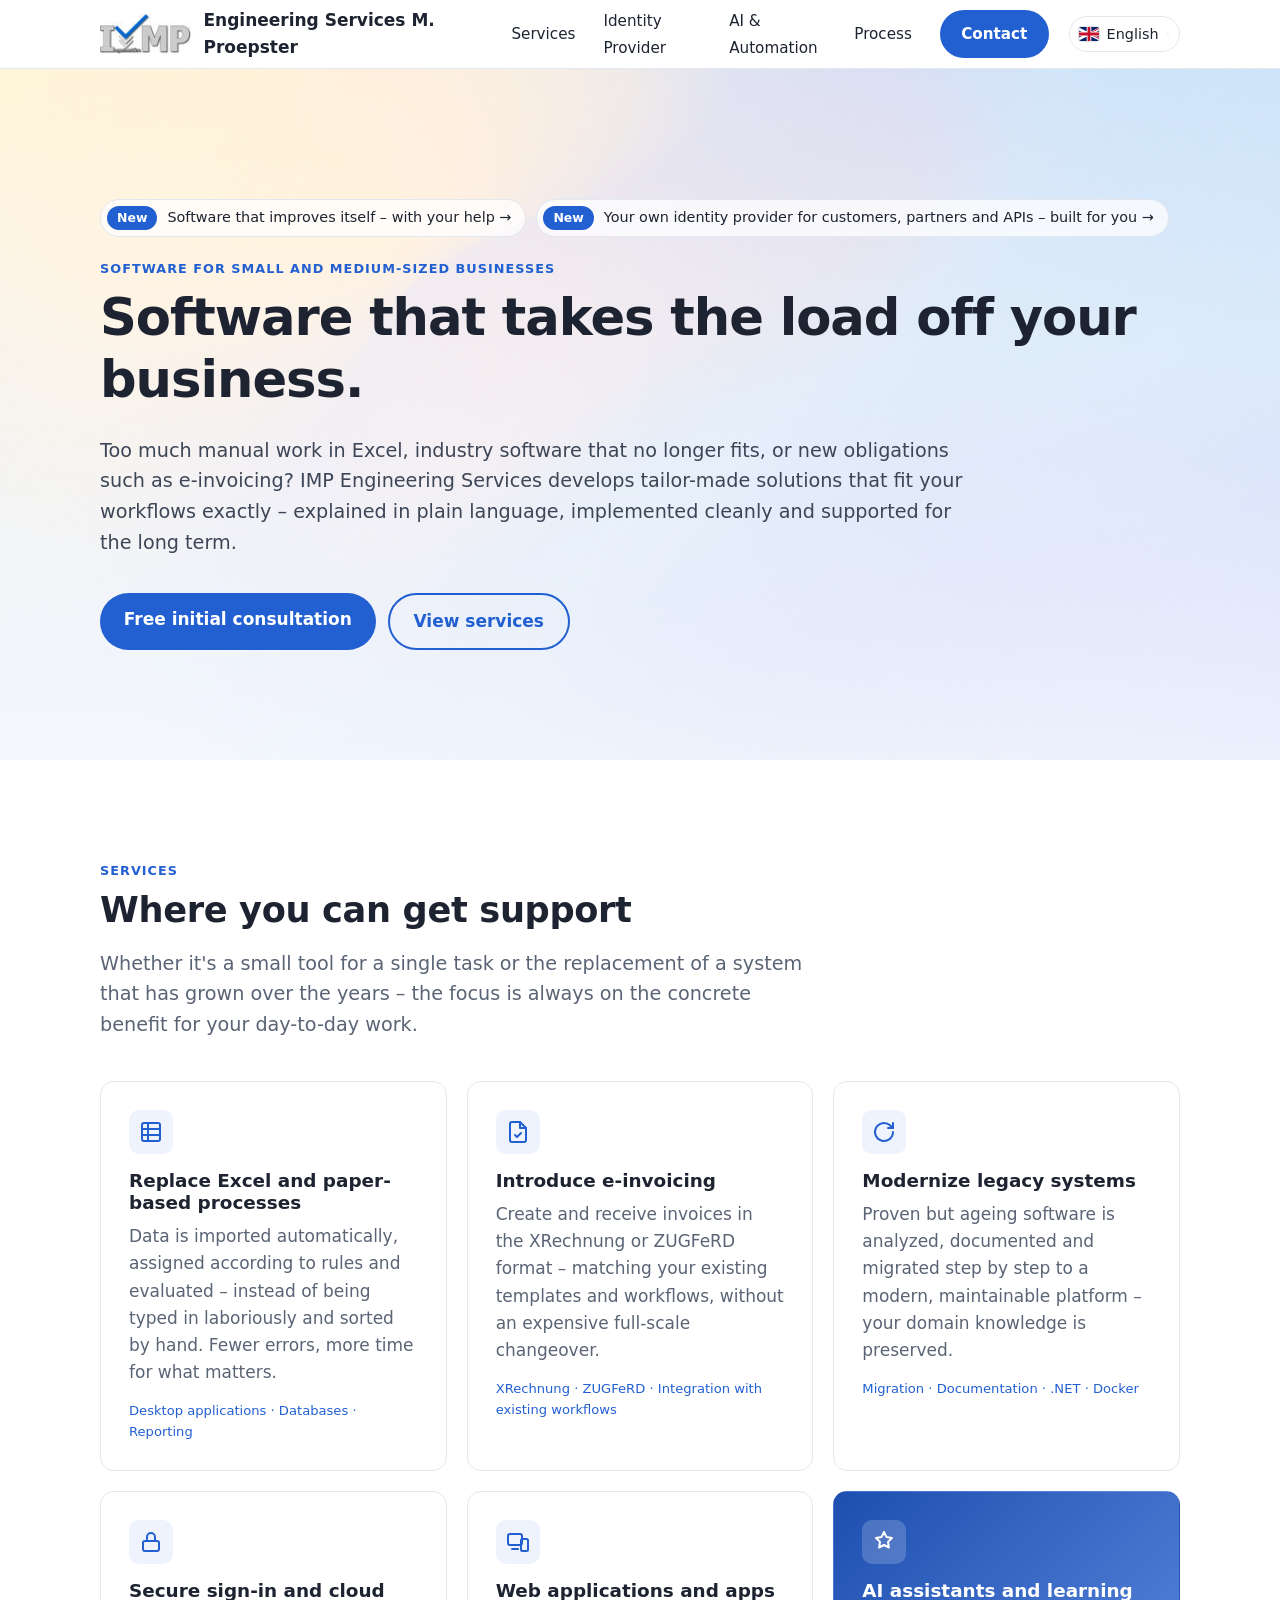
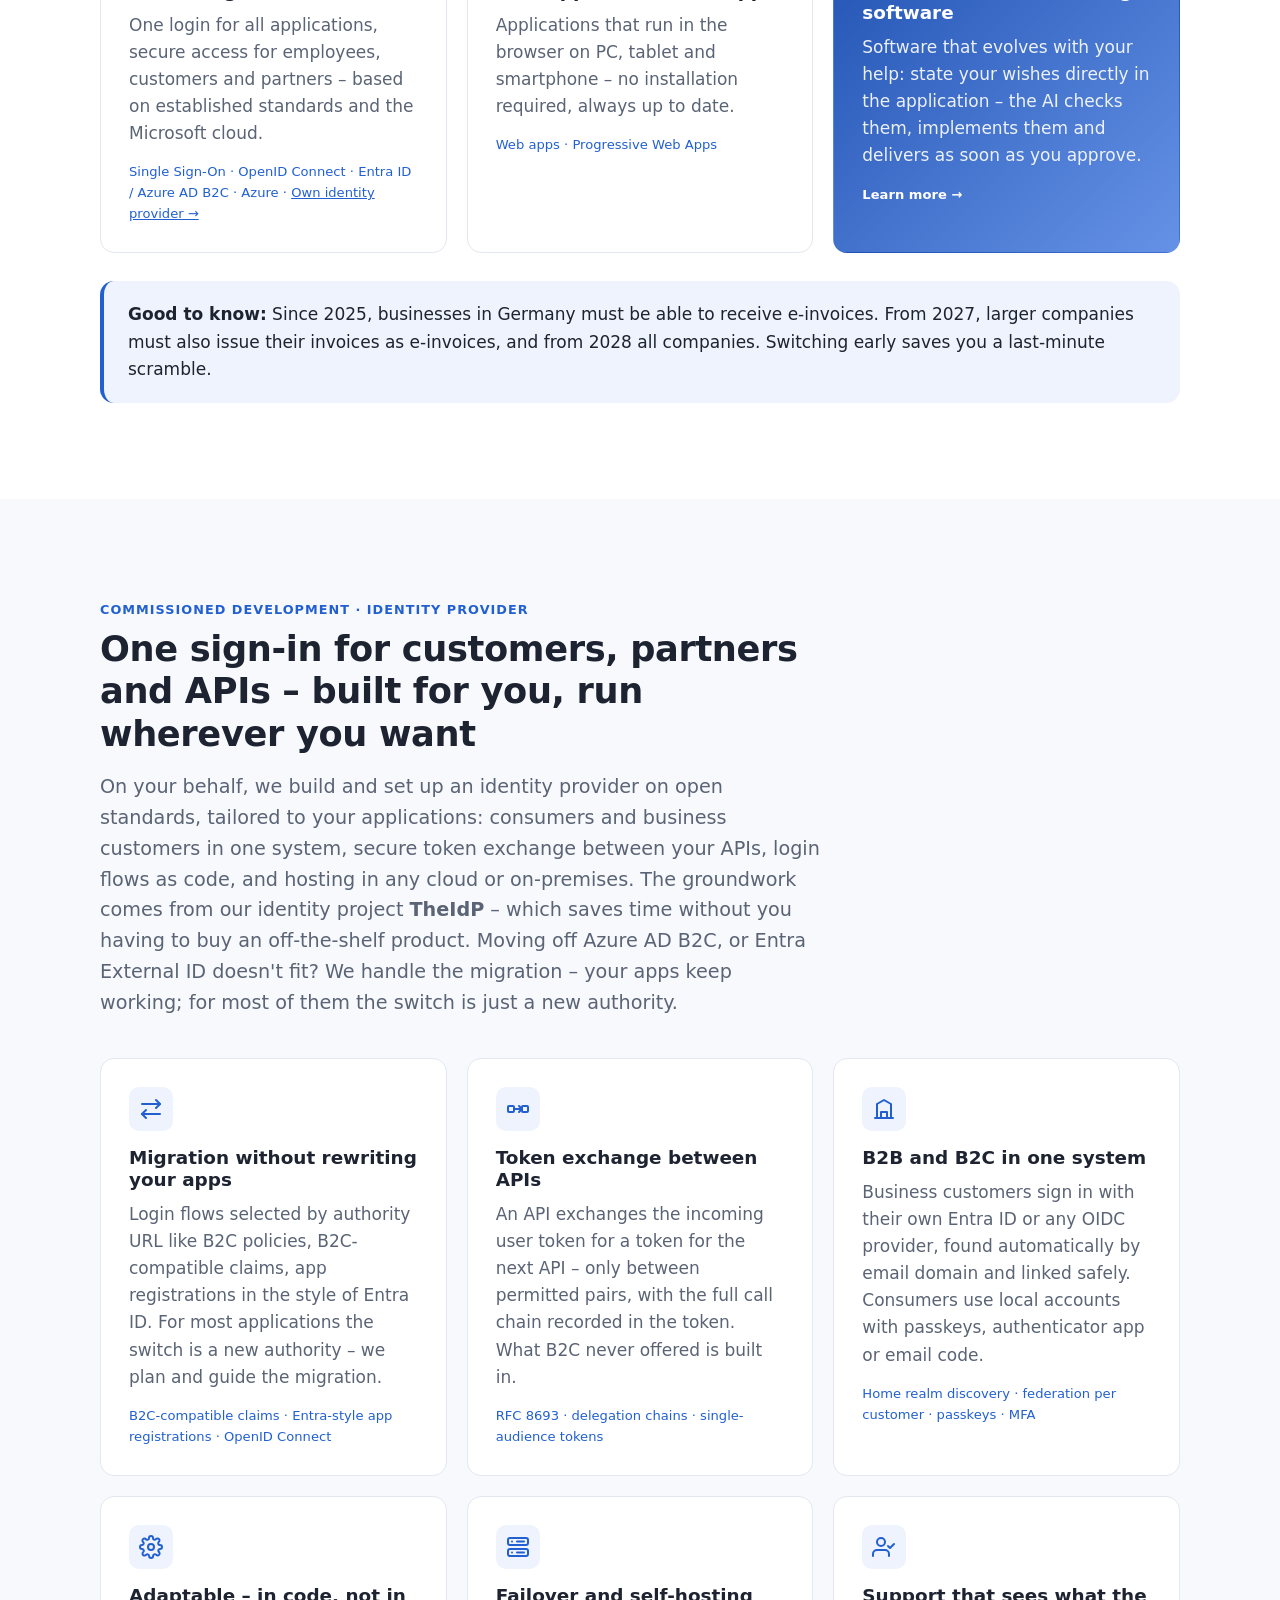
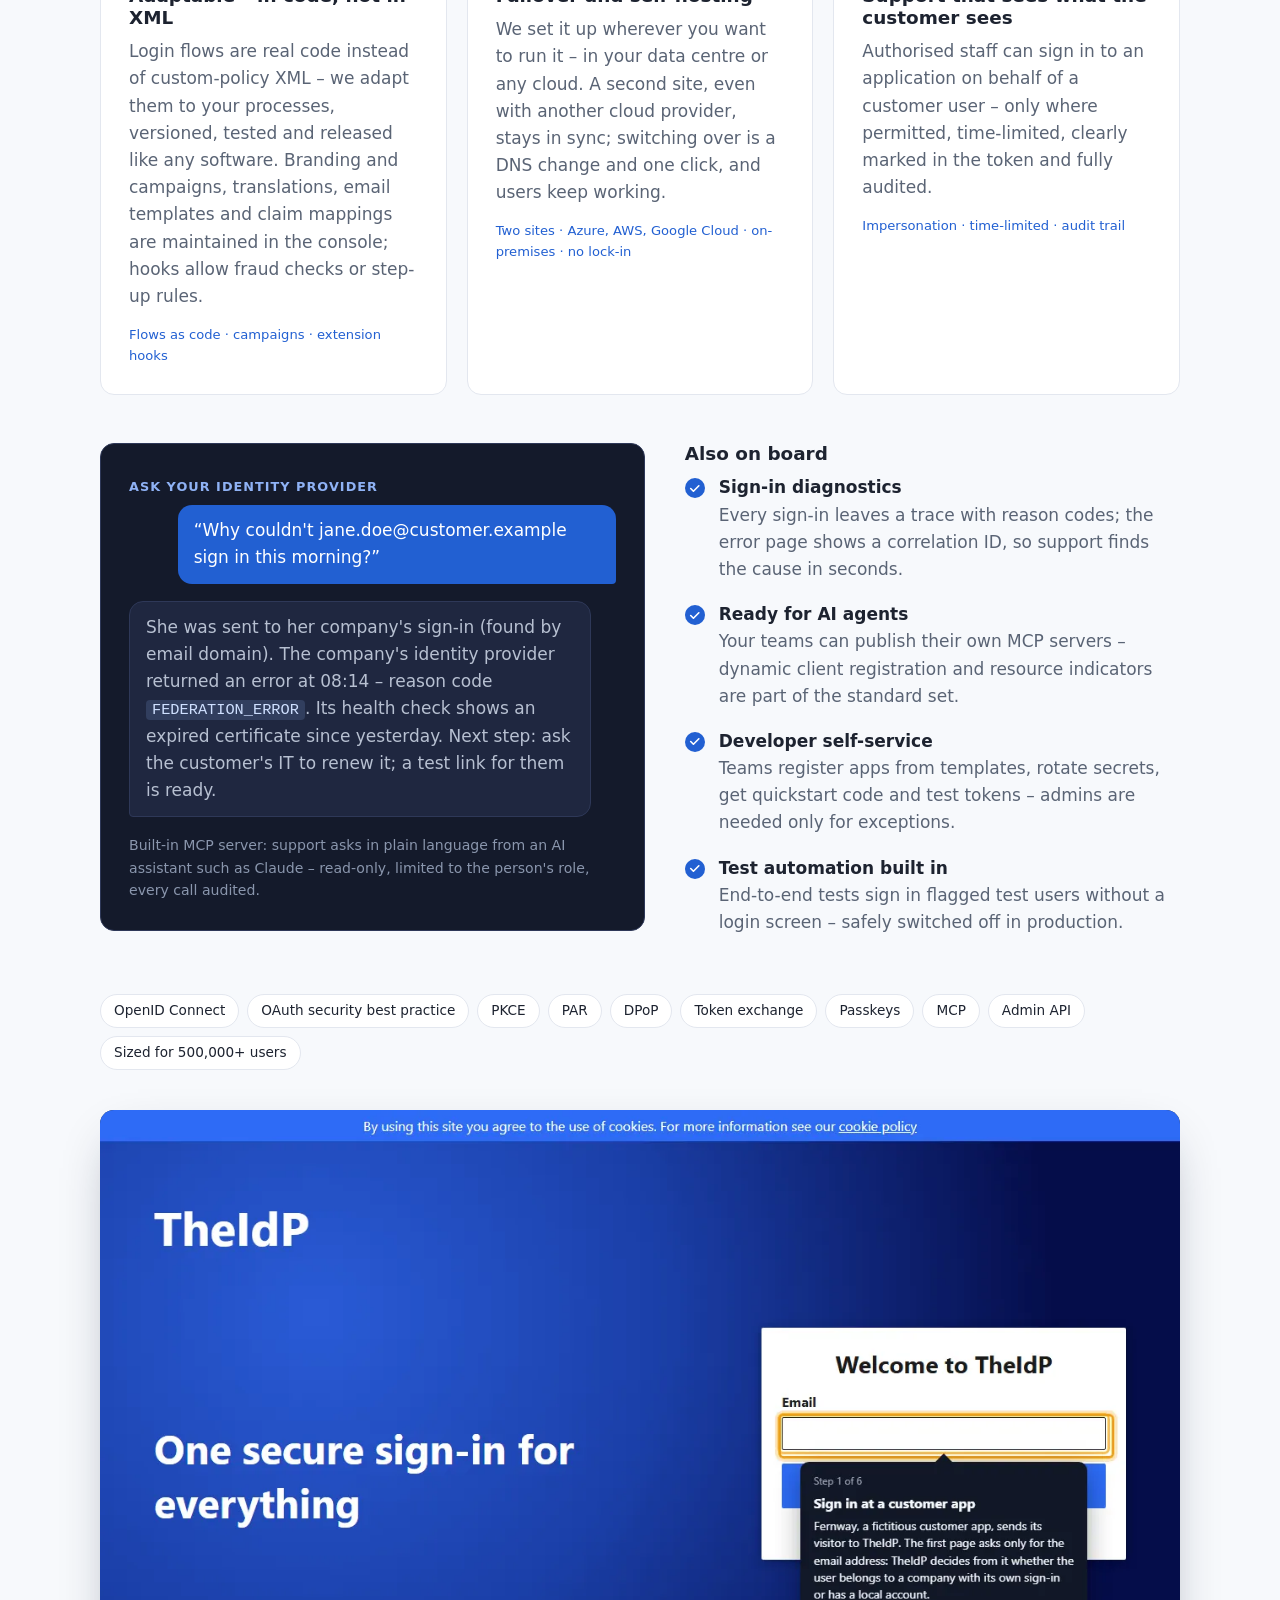
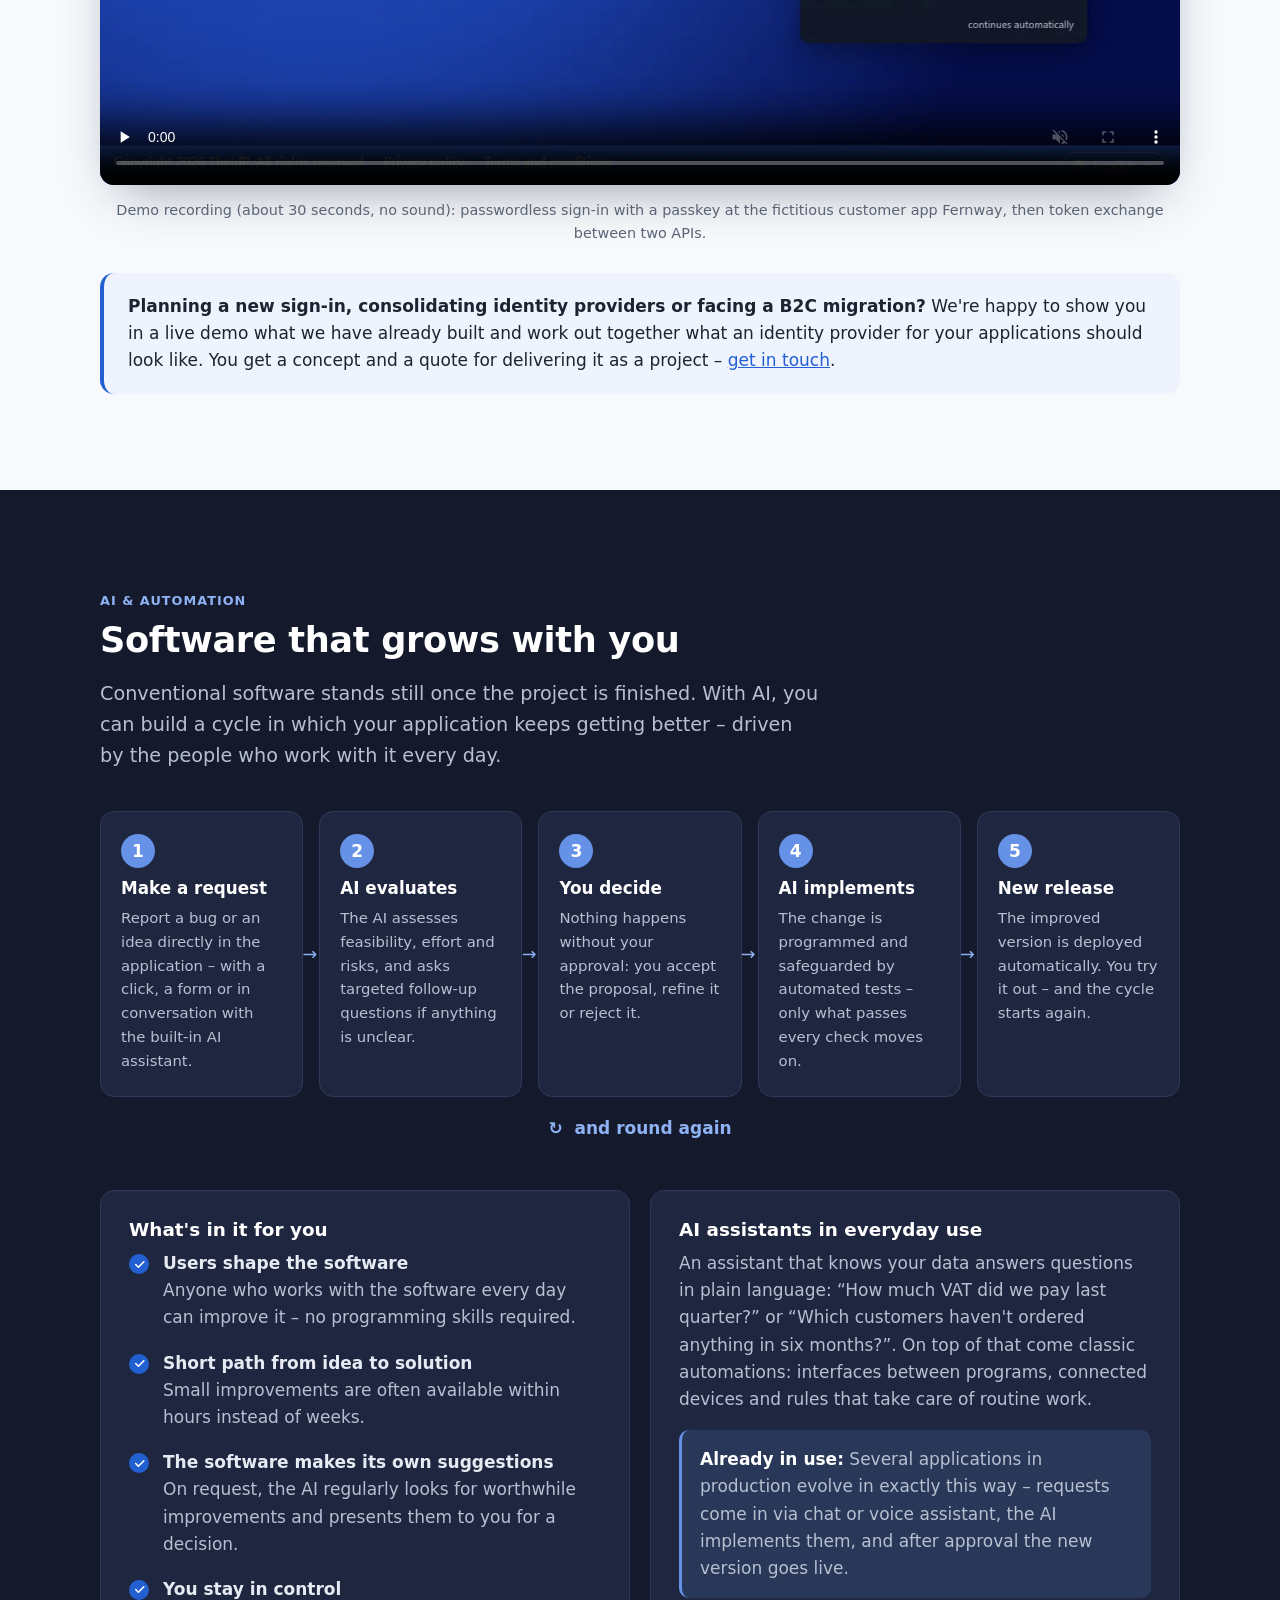
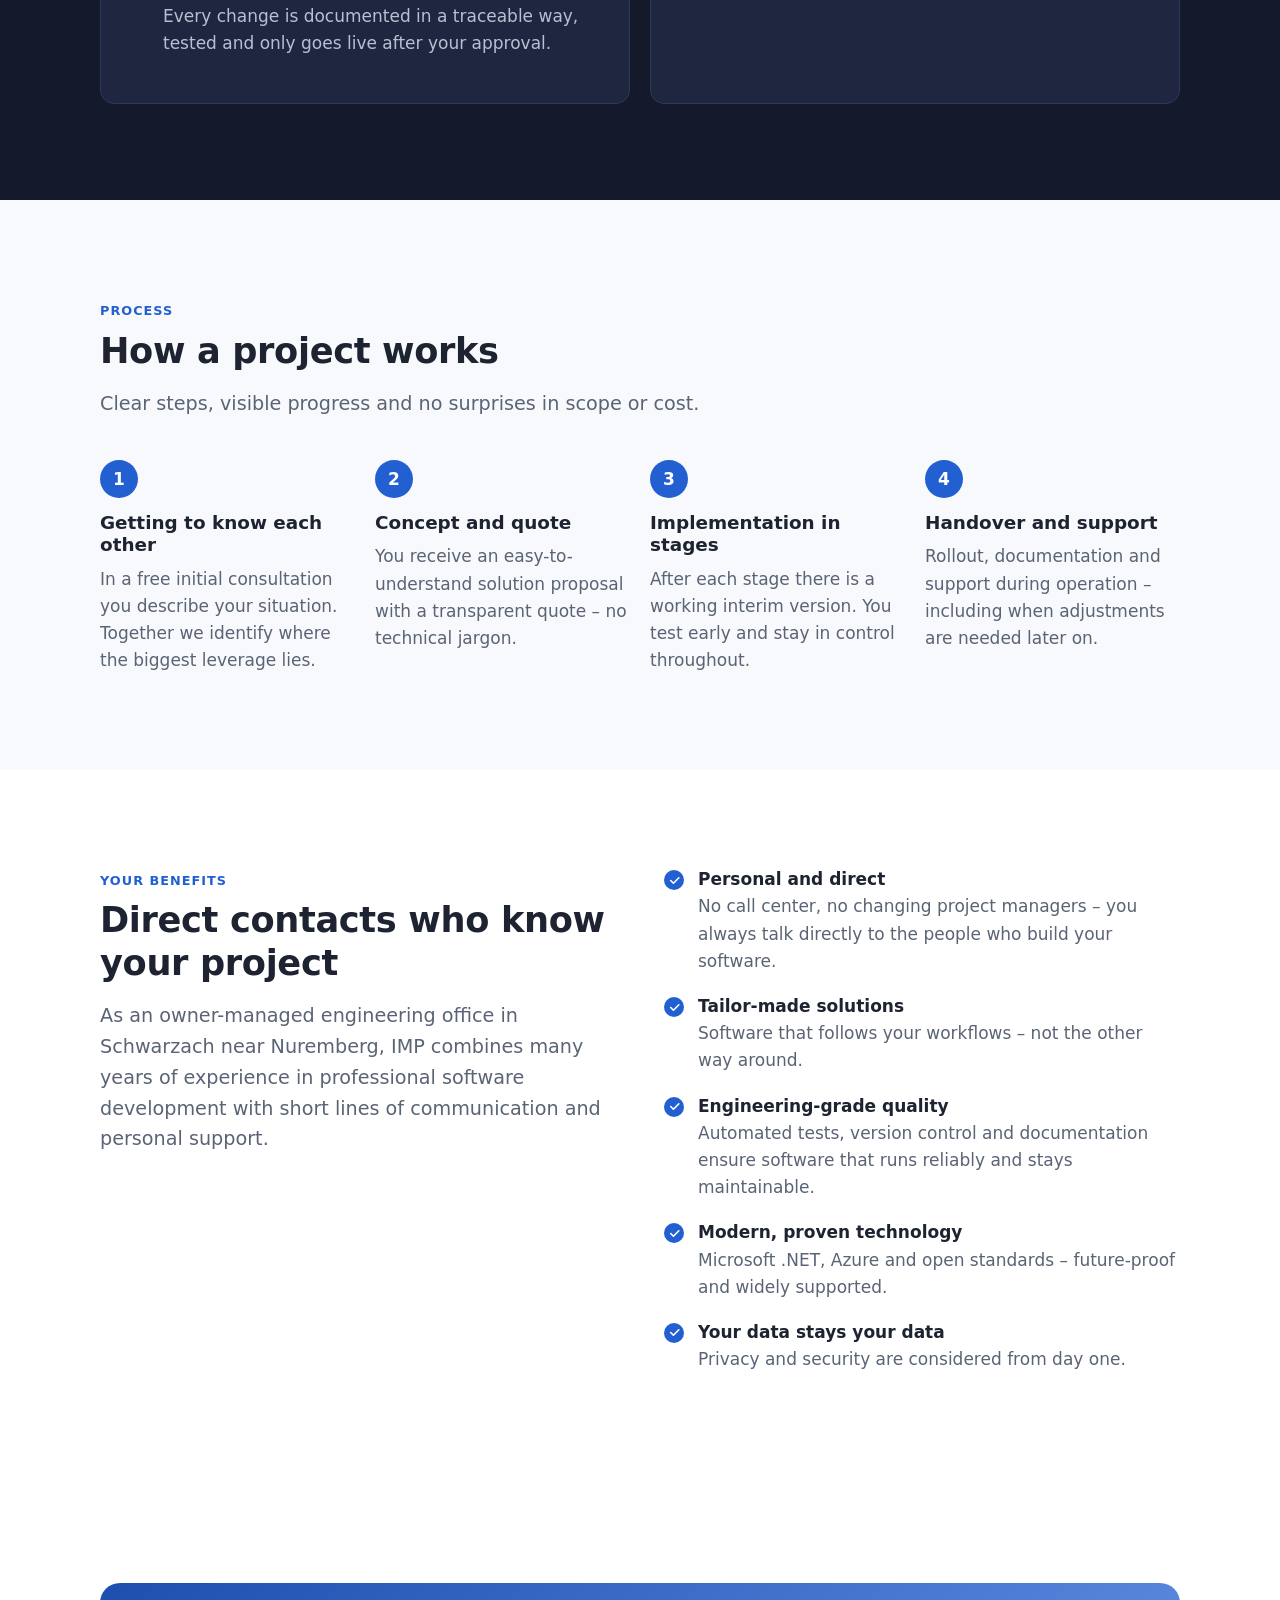
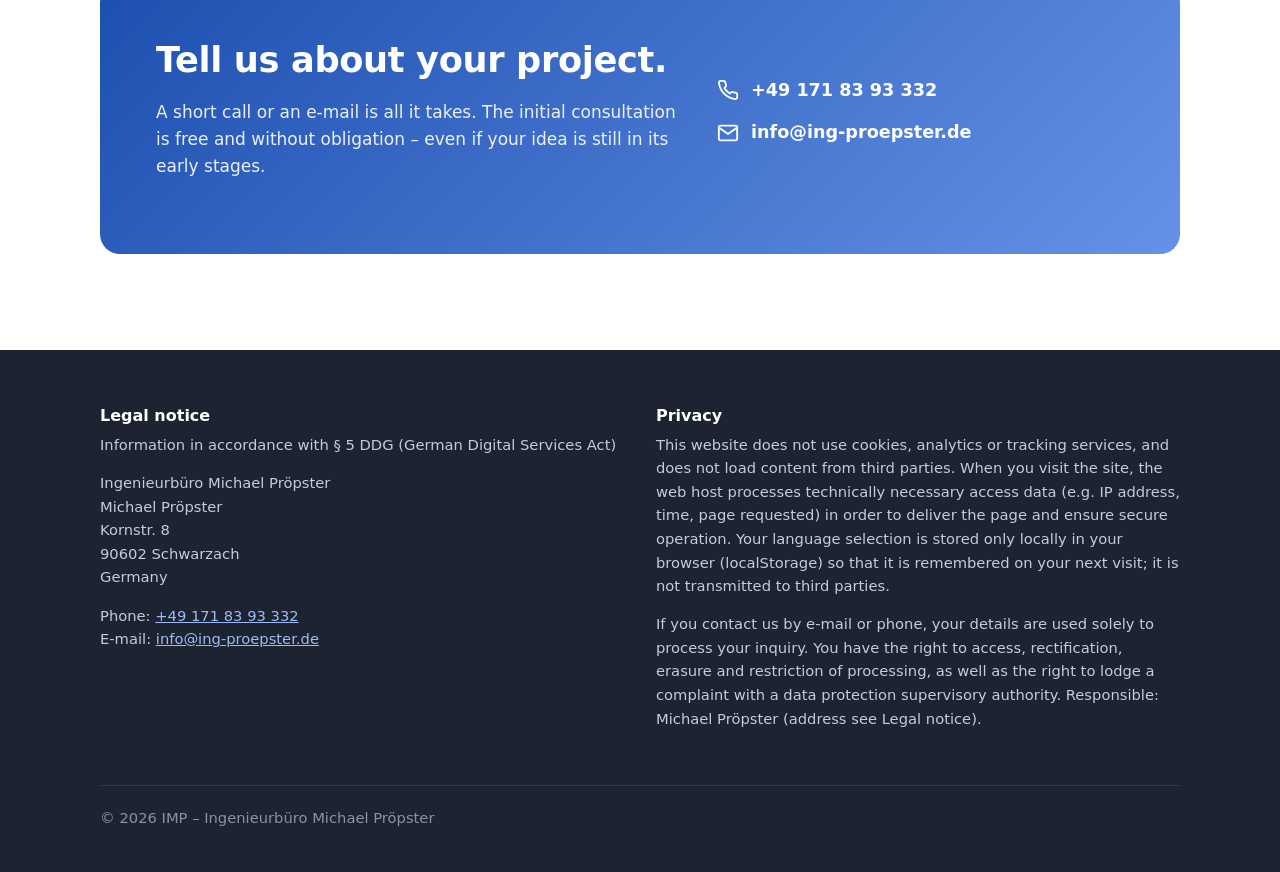
<file: index.html>
<!DOCTYPE html>
<html lang="en">
<head>
  <meta charset="UTF-8">
  <meta name="viewport" content="width=device-width, initial-scale=1">
  <title>IMP Engineering Services M. Proepster – Software for Small and Medium-Sized Businesses</title>
  <meta name="description" content="Custom software for small and medium-sized businesses: replacing Excel, e-invoicing (XRechnung/ZUGFeRD), modernizing legacy systems, single sign-on and Azure. IMP Engineering Services M. Proepster, Schwarzach near Nuremberg, Germany.">
  <meta property="og:title" content="IMP Engineering Services M. Proepster">
  <meta property="og:description" content="Software that takes the load off your business – custom solutions for SMEs.">
  <meta property="og:type" content="website">
  <meta property="og:locale" content="en_US">
  <meta property="og:url" content="https://ing-proepster.de/">
  <link rel="canonical" href="https://ing-proepster.de/">
  <link rel="alternate" hreflang="en" href="https://ing-proepster.de/">
  <link rel="alternate" hreflang="de" href="https://ing-proepster.de/de/">
  <link rel="alternate" hreflang="x-default" href="https://ing-proepster.de/">
  <link rel="icon" href="assets/images/logotext-96x42.jpg" type="image/jpeg">
  <!-- Google Search Console: paste the content value from "HTML tag" verification here and remove the comment markers.
  <meta name="google-site-verification" content="PASTE_TOKEN_HERE"> -->
  <script type="application/ld+json">
  {
    "@context": "https://schema.org",
    "@graph": [
      {
        "@type": "ProfessionalService",
        "@id": "https://ing-proepster.de/#organization",
        "name": "Ingenieurbüro Michael Pröpster",
        "alternateName": ["IMP", "Engineering Services M. Proepster"],
        "url": "https://ing-proepster.de/",
        "logo": "https://ing-proepster.de/assets/images/logotext-96x42.jpg",
        "image": "https://ing-proepster.de/assets/images/logotext-96x42.jpg",
        "description": "Custom software development for small and medium-sized businesses",
        "email": "info@ing-proepster.de",
        "telephone": "+49 171 8393332",
        "address": {
          "@type": "PostalAddress",
          "streetAddress": "Kornstr. 8",
          "postalCode": "90602",
          "addressLocality": "Schwarzach",
          "addressRegion": "Bayern",
          "addressCountry": "DE"
        },
        "areaServed": ["DE", "AT", "CH", "EU"],
        "knowsAbout": ["Custom software development", "E-invoicing XRechnung ZUGFeRD", "Legacy system modernization", "Single sign-on", "OpenID Connect", "Microsoft Azure", ".NET"],
        "makesOffer": { "@type": "Offer", "itemOffered": { "@id": "https://ing-proepster.de/#theidp" } }
      },
      {
        "@type": "Service",
        "@id": "https://ing-proepster.de/#theidp",
        "name": "Identity provider as commissioned development (project TheIdP)",
        "serviceType": "Development, customization, migration and setup of an identity provider on behalf of the client",
        "url": "https://ing-proepster.de/#identity",
        "description": "Custom implementation of an identity provider for customer, partner and API access, delivered as a commissioned project: OpenID Connect and OAuth 2.0, token exchange between APIs (RFC 8693), passkeys and MFA, federation with Entra ID and other OIDC providers, set up at the client's site with multi-site failover. Migration from Azure AD B2C with B2C-compatible claims.",
        "provider": { "@id": "https://ing-proepster.de/#organization" },
        "areaServed": ["DE", "AT", "CH", "EU"]
      }
    ]
  }
  </script>
  <link rel="stylesheet" href="assets/css/site.css">
  <script src="assets/js/lang.js"></script>
</head>
<body>

<header>
  <div class="wrap nav">
    <a class="brand" href="#top">
      <img src="assets/images/logotext-96x42.jpg" alt="IMP logo" width="96" height="42">
      <span>Engineering Services M. Proepster</span>
    </a>
    <div class="nav-right">
      <nav aria-label="Main navigation">
        <ul>
          <li><a href="#services">Services</a></li>
          <li><a href="#identity">Identity Provider</a></li>
          <li><a href="#ai">AI &amp; Automation</a></li>
          <li><a href="#process">Process</a></li>
          <li><a class="btn" href="#contact">Contact</a></li>
        </ul>
      </nav>
      <div class="lang" id="lang-switch">
        <button type="button" class="lang-btn" aria-haspopup="true" aria-expanded="false" aria-controls="lang-menu" aria-label="Language: English">
          <img class="flag" src="assets/images/flags/gb.svg" alt="" width="20" height="14">
          <span class="lang-label">English</span>
          <svg class="chev" viewBox="0 0 24 24" fill="none" stroke="currentColor" stroke-width="2.5" stroke-linecap="round" stroke-linejoin="round" aria-hidden="true"><path d="M6 9l6 6 6-6"/></svg>
        </button>
        <ul class="lang-menu" id="lang-menu" hidden>
          <li><a href="index.html" data-lang="en" hreflang="en" aria-current="true"><img class="flag" src="assets/images/flags/gb.svg" alt="" width="20" height="14">English</a></li>
          <li><a href="de/index.html" data-lang="de" hreflang="de" lang="de"><img class="flag" src="assets/images/flags/de.svg" alt="" width="20" height="14">Deutsch</a></li>
        </ul>
        <noscript><a class="lang-fallback" href="de/index.html" hreflang="de" lang="de">Deutsch</a></noscript>
      </div>
    </div>
  </div>
</header>

<main id="top">

  <div class="hero">
    <div class="wrap">
      <div class="pills">
        <a class="pill" href="#ai"><b>New</b> Software that improves itself – with your help →</a>
        <a class="pill" href="#identity"><b>New</b> Your own identity provider for customers, partners and APIs – built for you →</a>
      </div>
      <span class="eyebrow">Software for small and medium-sized businesses</span>
      <h1>Software that takes the load off your business.</h1>
      <p class="lead">
        Too much manual work in Excel, industry software that no longer fits, or new obligations such as e-invoicing?
        IMP Engineering Services develops tailor-made solutions that fit your workflows exactly –
        explained in plain language, implemented cleanly and supported for the long term.
      </p>
      <div class="actions">
        <a class="btn" href="#contact">Free initial consultation</a>
        <a class="btn btn-ghost" href="#services">View services</a>
      </div>
    </div>
  </div>

  <section id="services">
    <div class="wrap">
      <div class="section-head">
        <span class="eyebrow">Services</span>
        <h2>Where you can get support</h2>
        <p class="lead">Whether it's a small tool for a single task or the replacement of a system that has grown over the years –
          the focus is always on the concrete benefit for your day-to-day work.</p>
      </div>

      <div class="grid">
        <article class="card">
          <div class="icon" aria-hidden="true">
            <svg viewBox="0 0 24 24" fill="none" stroke="currentColor" stroke-width="2" stroke-linecap="round" stroke-linejoin="round"><rect x="3" y="3" width="18" height="18" rx="2"/><path d="M3 9h18M3 15h18M9 3v18"/></svg>
          </div>
          <h3>Replace Excel and paper-based processes</h3>
          <p>Data is imported automatically, assigned according to rules and evaluated – instead of being typed in laboriously
            and sorted by hand. Fewer errors, more time for what matters.</p>
          <div class="tags">Desktop applications · Databases · Reporting</div>
        </article>

        <article class="card">
          <div class="icon" aria-hidden="true">
            <svg viewBox="0 0 24 24" fill="none" stroke="currentColor" stroke-width="2" stroke-linecap="round" stroke-linejoin="round"><path d="M14 2H6a2 2 0 0 0-2 2v16a2 2 0 0 0 2 2h12a2 2 0 0 0 2-2V8z"/><path d="M14 2v6h6M9 15l2 2 4-4"/></svg>
          </div>
          <h3>Introduce e-invoicing</h3>
          <p>Create and receive invoices in the XRechnung or ZUGFeRD format – matching your existing templates
            and workflows, without an expensive full-scale changeover.</p>
          <div class="tags">XRechnung · ZUGFeRD · Integration with existing workflows</div>
        </article>

        <article class="card">
          <div class="icon" aria-hidden="true">
            <svg viewBox="0 0 24 24" fill="none" stroke="currentColor" stroke-width="2" stroke-linecap="round" stroke-linejoin="round"><path d="M21 12a9 9 0 1 1-3-6.7L21 8"/><path d="M21 3v5h-5"/></svg>
          </div>
          <h3>Modernize legacy systems</h3>
          <p>Proven but ageing software is analyzed, documented and migrated step by step to a modern,
            maintainable platform – your domain knowledge is preserved.</p>
          <div class="tags">Migration · Documentation · .NET · Docker</div>
        </article>

        <article class="card">
          <div class="icon" aria-hidden="true">
            <svg viewBox="0 0 24 24" fill="none" stroke="currentColor" stroke-width="2" stroke-linecap="round" stroke-linejoin="round"><rect x="4" y="11" width="16" height="10" rx="2"/><path d="M8 11V7a4 4 0 0 1 8 0v4"/></svg>
          </div>
          <h3>Secure sign-in and cloud</h3>
          <p>One login for all applications, secure access for employees, customers and partners – based on established
            standards and the Microsoft cloud.</p>
          <div class="tags">Single Sign-On · OpenID Connect · Entra ID / Azure AD B2C · Azure · <a href="#identity">Own identity provider →</a></div>
        </article>

        <article class="card">
          <div class="icon" aria-hidden="true">
            <svg viewBox="0 0 24 24" fill="none" stroke="currentColor" stroke-width="2" stroke-linecap="round" stroke-linejoin="round"><rect x="2" y="4" width="14" height="11" rx="2"/><rect x="15" y="9" width="7" height="12" rx="1.5"/><path d="M6 19h6"/></svg>
          </div>
          <h3>Web applications and apps</h3>
          <p>Applications that run in the browser on PC, tablet and smartphone – no installation required, always up to date.</p>
          <div class="tags">Web apps · Progressive Web Apps</div>
        </article>

        <a class="card card-feature" href="#ai">
          <div class="icon" aria-hidden="true">
            <svg viewBox="0 0 24 24" fill="none" stroke="currentColor" stroke-width="2" stroke-linecap="round" stroke-linejoin="round"><path d="M12 2l2.4 4.9L20 8l-4 3.9.9 5.6L12 15l-4.9 2.5.9-5.6L4 8l5.6-1.1z"/></svg>
          </div>
          <h3>AI assistants and learning software</h3>
          <p>Software that evolves with your help: state your wishes directly in the application –
            the AI checks them, implements them and delivers as soon as you approve.</p>
          <div class="tags">Learn more →</div>
        </a>
      </div>

      <div class="note">
        <p><strong>Good to know:</strong> Since 2025, businesses in Germany must be able to receive e-invoices. From 2027, larger
          companies must also issue their invoices as e-invoices, and from 2028 all companies. Switching early saves you a
          last-minute scramble.</p>
      </div>
    </div>
  </section>

  <section id="identity" class="alt">
    <div class="wrap">
      <div class="section-head">
        <span class="eyebrow">Commissioned development · Identity Provider</span>
        <h2>One sign-in for customers, partners and APIs – built for you, run wherever you want</h2>
        <p class="lead">On your behalf, we build and set up an identity provider on open standards, tailored to your
          applications: consumers and business customers in one system, secure token exchange between your APIs, login flows
          as code, and hosting in any cloud or on-premises. The groundwork comes from our identity project
          <strong>TheIdP</strong> – which saves time without you having to buy an off-the-shelf product. Moving off
          Azure AD B2C, or Entra External ID doesn't fit? We handle the migration – your apps keep working; for most of them
          the switch is just a new authority.</p>
      </div>

      <div class="grid">
        <article class="card">
          <div class="icon" aria-hidden="true">
            <svg viewBox="0 0 24 24" fill="none" stroke="currentColor" stroke-width="2" stroke-linecap="round" stroke-linejoin="round"><path d="M17 3l4 4-4 4"/><path d="M3 7h18"/><path d="M7 21l-4-4 4-4"/><path d="M21 17H3"/></svg>
          </div>
          <h3>Migration without rewriting your apps</h3>
          <p>Login flows selected by authority URL like B2C policies, B2C-compatible claims, app registrations in the
            style of Entra ID. For most applications the switch is a new authority – we plan and guide the migration.</p>
          <div class="tags">B2C-compatible claims · Entra-style app registrations · OpenID Connect</div>
        </article>

        <article class="card">
          <div class="icon" aria-hidden="true">
            <svg viewBox="0 0 24 24" fill="none" stroke="currentColor" stroke-width="2" stroke-linecap="round" stroke-linejoin="round"><rect x="2" y="9" width="6" height="6" rx="1"/><rect x="16" y="9" width="6" height="6" rx="1"/><path d="M8 12h8M13 9l3 3-3 3"/></svg>
          </div>
          <h3>Token exchange between APIs</h3>
          <p>An API exchanges the incoming user token for a token for the next API – only between permitted pairs, with
            the full call chain recorded in the token. What B2C never offered is built in.</p>
          <div class="tags">RFC 8693 · delegation chains · single-audience tokens</div>
        </article>

        <article class="card">
          <div class="icon" aria-hidden="true">
            <svg viewBox="0 0 24 24" fill="none" stroke="currentColor" stroke-width="2" stroke-linecap="round" stroke-linejoin="round"><path d="M3 21h18"/><path d="M5 21V7l7-4 7 4v14"/><path d="M9 21v-6h6v6"/></svg>
          </div>
          <h3>B2B and B2C in one system</h3>
          <p>Business customers sign in with their own Entra ID or any OIDC provider, found automatically by email domain
            and linked safely. Consumers use local accounts with passkeys, authenticator app or email code.</p>
          <div class="tags">Home realm discovery · federation per customer · passkeys · MFA</div>
        </article>

        <article class="card">
          <div class="icon" aria-hidden="true">
            <svg viewBox="0 0 24 24" fill="none" stroke="currentColor" stroke-width="2" stroke-linecap="round" stroke-linejoin="round"><circle cx="12" cy="12" r="3"/><path d="M19.4 15a1.7 1.7 0 0 0 .3 1.8l.1.1a2 2 0 1 1-2.8 2.8l-.1-.1a1.7 1.7 0 0 0-1.8-.3 1.7 1.7 0 0 0-1 1.5V21a2 2 0 1 1-4 0v-.1a1.7 1.7 0 0 0-1.1-1.5 1.7 1.7 0 0 0-1.8.3l-.1.1a2 2 0 1 1-2.8-2.8l.1-.1a1.7 1.7 0 0 0 .3-1.8 1.7 1.7 0 0 0-1.5-1H3a2 2 0 1 1 0-4h.1a1.7 1.7 0 0 0 1.5-1.1 1.7 1.7 0 0 0-.3-1.8l-.1-.1a2 2 0 1 1 2.8-2.8l.1.1a1.7 1.7 0 0 0 1.8.3H9a1.7 1.7 0 0 0 1-1.5V3a2 2 0 1 1 4 0v.1a1.7 1.7 0 0 0 1 1.5 1.7 1.7 0 0 0 1.8-.3l.1-.1a2 2 0 1 1 2.8 2.8l-.1.1a1.7 1.7 0 0 0-.3 1.8V9a1.7 1.7 0 0 0 1.5 1H21a2 2 0 1 1 0 4h-.1a1.7 1.7 0 0 0-1.5 1z"/></svg>
          </div>
          <h3>Adaptable – in code, not in XML</h3>
          <p>Login flows are real code instead of custom-policy XML – we adapt them to your processes, versioned, tested and released like any software. Branding and campaigns, translations, email
            templates and claim mappings are maintained in the console; hooks allow fraud checks or step-up rules.</p>
          <div class="tags">Flows as code · campaigns · extension hooks</div>
        </article>

        <article class="card">
          <div class="icon" aria-hidden="true">
            <svg viewBox="0 0 24 24" fill="none" stroke="currentColor" stroke-width="2" stroke-linecap="round" stroke-linejoin="round"><rect x="2" y="3" width="20" height="7" rx="2"/><rect x="2" y="14" width="20" height="7" rx="2"/><path d="M6 6.5h.01M6 17.5h.01M11 6.5h7M11 17.5h7"/></svg>
          </div>
          <h3>Failover and self-hosting</h3>
          <p>We set it up wherever you want to run it – in your data centre or any cloud. A second site, even with another cloud provider, stays in
            sync; switching over is a DNS change and one click, and users keep working.</p>
          <div class="tags">Two sites · Azure, AWS, Google Cloud · on-premises · no lock-in</div>
        </article>

        <article class="card">
          <div class="icon" aria-hidden="true">
            <svg viewBox="0 0 24 24" fill="none" stroke="currentColor" stroke-width="2" stroke-linecap="round" stroke-linejoin="round"><path d="M17 21v-2a4 4 0 0 0-4-4H5a4 4 0 0 0-4 4v2"/><circle cx="9" cy="7" r="4"/><path d="M16 11l2 2 4-4"/></svg>
          </div>
          <h3>Support that sees what the customer sees</h3>
          <p>Authorised staff can sign in to an application on behalf of a customer user – only where permitted,
            time-limited, clearly marked in the token and fully audited.</p>
          <div class="tags">Impersonation · time-limited · audit trail</div>
        </article>
      </div>

      <div class="idp-more">
        <div class="ki-box chat" aria-label="Example: asking the identity provider through an AI assistant">
          <span class="eyebrow">Ask your identity provider</span>
          <p class="chat-q">“Why couldn't jane.doe@customer.example sign in this morning?”</p>
          <p class="chat-a">She was sent to her company's sign-in (found by email domain). The company's identity provider
            returned an error at 08:14 – reason code <code>FEDERATION_ERROR</code>. Its health check shows an expired
            certificate since yesterday. Next step: ask the customer's IT to renew it; a test link for them is ready.</p>
          <p class="chat-note">Built-in MCP server: support asks in plain language from an AI assistant such as Claude –
            read-only, limited to the person's role, every call audited.</p>
        </div>
        <div>
          <h3>Also on board</h3>
          <ul class="checks">
            <li><strong>Sign-in diagnostics</strong><span>Every sign-in leaves a trace with reason codes; the error page shows a
              correlation ID, so support finds the cause in seconds.</span></li>
            <li><strong>Ready for AI agents</strong><span>Your teams can publish their own MCP servers – dynamic client
              registration and resource indicators are part of the standard set.</span></li>
            <li><strong>Developer self-service</strong><span>Teams register apps from templates, rotate secrets, get
              quickstart code and test tokens – admins are needed only for exceptions.</span></li>
            <li><strong>Test automation built in</strong><span>End-to-end tests sign in flagged test users without a login
              screen – safely switched off in production.</span></li>
          </ul>
        </div>
      </div>

      <ul class="chips" aria-label="Standards">
        <li>OpenID Connect</li><li>OAuth security best practice</li><li>PKCE</li><li>PAR</li><li>DPoP</li>
        <li>Token exchange</li><li>Passkeys</li><li>MCP</li><li>Admin API</li>
        <li>Sized for 500,000+ users</li>
      </ul>

      <figure class="shot idp-video">
        <video controls muted playsinline preload="none" poster="assets/video/theidp-demo-poster.webp" aria-label="Demo: passkey sign-in and token exchange">
          <source src="assets/video/theidp-passkey-token-exchange.webm" type="video/webm">
        </video>
        <figcaption>Demo recording (about 30 seconds, no sound): passwordless sign-in with a passkey at the fictitious customer app Fernway, then token exchange between two APIs.</figcaption>
      </figure>

      <div class="note">
        <p><strong>Planning a new sign-in, consolidating identity providers or facing a B2C migration?</strong> We're happy to show you in a live demo what we
          have already built and work out together what an identity provider for your applications should look like. You get
          a concept and a quote for delivering it as a project – <a href="#contact">get in touch</a>.</p>
      </div>
    </div>
  </section>

  <section id="ai" class="dark">
    <div class="wrap">
      <div class="section-head">
        <span class="eyebrow">AI &amp; Automation</span>
        <h2>Software that grows with you</h2>
        <p class="lead">Conventional software stands still once the project is finished. With AI, you can build a
          cycle in which your application keeps getting better – driven by the people who work with it every day.</p>
      </div>

      <ol class="loop" aria-label="Cycle of continuous improvement">
        <li>
          <span class="loop-no">1</span>
          <h3>Make a request</h3>
          <p>Report a bug or an idea directly in the application – with a click, a form or in conversation with the built-in AI assistant.</p>
        </li>
        <li>
          <span class="loop-no">2</span>
          <h3>AI evaluates</h3>
          <p>The AI assesses feasibility, effort and risks, and asks targeted follow-up questions if anything is unclear.</p>
        </li>
        <li>
          <span class="loop-no">3</span>
          <h3>You decide</h3>
          <p>Nothing happens without your approval: you accept the proposal, refine it or reject it.</p>
        </li>
        <li>
          <span class="loop-no">4</span>
          <h3>AI implements</h3>
          <p>The change is programmed and safeguarded by automated tests – only what passes every check moves on.</p>
        </li>
        <li>
          <span class="loop-no">5</span>
          <h3>New release</h3>
          <p>The improved version is deployed automatically. You try it out – and the cycle starts again.</p>
        </li>
      </ol>
      <p class="loop-back" aria-hidden="true">↻ &nbsp;and round again</p>

      <div class="ki-grid">
        <div class="ki-box">
          <h3>What's in it for you</h3>
          <ul class="checks">
            <li><strong>Users shape the software</strong><span>Anyone who works with the software every day can improve it – no programming skills required.</span></li>
            <li><strong>Short path from idea to solution</strong><span>Small improvements are often available within hours instead of weeks.</span></li>
            <li><strong>The software makes its own suggestions</strong><span>On request, the AI regularly looks for worthwhile improvements and presents them to you for a decision.</span></li>
            <li><strong>You stay in control</strong><span>Every change is documented in a traceable way, tested and only goes live after your approval.</span></li>
          </ul>
        </div>
        <div class="ki-box">
          <h3>AI assistants in everyday use</h3>
          <p>An assistant that knows your data answers questions in plain language: “How much VAT did we pay last
            quarter?” or “Which customers haven't ordered anything in six months?”. On top of that come classic
            automations: interfaces between programs, connected devices and rules that take care of routine work.</p>
          <p class="ki-proof"><strong>Already in use:</strong> Several applications in production evolve in exactly this way –
            requests come in via chat or voice assistant, the AI implements them, and after approval the new version goes live.</p>
        </div>
      </div>
    </div>
  </section>

  <section id="process" class="alt">
    <div class="wrap">
      <div class="section-head">
        <span class="eyebrow">Process</span>
        <h2>How a project works</h2>
        <p class="lead">Clear steps, visible progress and no surprises in scope or cost.</p>
      </div>
      <div class="steps">
        <div class="step">
          <h3>Getting to know each other</h3>
          <p>In a free initial consultation you describe your situation. Together we identify where the biggest leverage lies.</p>
        </div>
        <div class="step">
          <h3>Concept and quote</h3>
          <p>You receive an easy-to-understand solution proposal with a transparent quote – no technical jargon.</p>
        </div>
        <div class="step">
          <h3>Implementation in stages</h3>
          <p>After each stage there is a working interim version. You test early and stay in control throughout.</p>
        </div>
        <div class="step">
          <h3>Handover and support</h3>
          <p>Rollout, documentation and support during operation – including when adjustments are needed later on.</p>
        </div>
      </div>
    </div>
  </section>

  <section id="benefits">
    <div class="wrap split">
      <div>
        <span class="eyebrow">Your benefits</span>
        <h2>Direct contacts who know your project</h2>
        <p class="lead">As an owner-managed engineering office in Schwarzach near Nuremberg, IMP combines many years of experience
          in professional software development with short lines of communication and personal support.</p>
      </div>
      <ul class="checks">
        <li><strong>Personal and direct</strong><span>No call center, no changing project managers – you always talk directly to the people who build your software.</span></li>
        <li><strong>Tailor-made solutions</strong><span>Software that follows your workflows – not the other way around.</span></li>
        <li><strong>Engineering-grade quality</strong><span>Automated tests, version control and documentation ensure software that runs reliably and stays maintainable.</span></li>
        <li><strong>Modern, proven technology</strong><span>Microsoft .NET, Azure and open standards – future-proof and widely supported.</span></li>
        <li><strong>Your data stays your data</strong><span>Privacy and security are considered from day one.</span></li>
      </ul>
    </div>
  </section>

  <section id="contact">
    <div class="wrap">
      <div class="contact">
        <div>
          <h2>Tell us about your project.</h2>
          <p>A short call or an e-mail is all it takes. The initial consultation is free and without obligation –
            even if your idea is still in its early stages.</p>
        </div>
        <ul class="contact-list">
          <li>
            <a href="tel:+491718393332">
              <svg viewBox="0 0 24 24" fill="none" stroke="currentColor" stroke-width="2" stroke-linecap="round" stroke-linejoin="round" aria-hidden="true"><path d="M22 16.9v3a2 2 0 0 1-2.2 2 19.8 19.8 0 0 1-8.6-3.1 19.5 19.5 0 0 1-6-6A19.8 19.8 0 0 1 2.1 4.2 2 2 0 0 1 4.1 2h3a2 2 0 0 1 2 1.7c.1 1 .4 1.9.7 2.8a2 2 0 0 1-.5 2.1L8 9.9a16 16 0 0 0 6 6l1.3-1.3a2 2 0 0 1 2.1-.4c.9.3 1.8.6 2.8.7a2 2 0 0 1 1.7 2z"/></svg>
              +49 171 83 93 332
            </a>
          </li>
          <li>
            <a href="mailto:info@ing-proepster.de?subject=Inquiry%20via%20website">
              <svg viewBox="0 0 24 24" fill="none" stroke="currentColor" stroke-width="2" stroke-linecap="round" stroke-linejoin="round" aria-hidden="true"><rect x="2" y="4" width="20" height="16" rx="2"/><path d="M22 6l-10 7L2 6"/></svg>
              info@ing-proepster.de
            </a>
          </li>
        </ul>
      </div>
    </div>
  </section>

</main>

<footer>
  <div class="wrap">
    <div class="legal">
      <div id="legal-notice">
        <h3>Legal notice</h3>
        <p>Information in accordance with § 5 DDG (German Digital Services Act)</p>
        <p>Ingenieurbüro Michael Pröpster<br>
          Michael Pröpster<br>
          Kornstr. 8<br>
          90602 Schwarzach<br>
          Germany</p>
        <p>Phone: <a href="tel:+491718393332">+49 171 83 93 332</a><br>
          E-mail: <a href="mailto:info@ing-proepster.de">info@ing-proepster.de</a></p>
      </div>
      <div id="privacy">
        <h3>Privacy</h3>
        <p>This website does not use cookies, analytics or tracking services, and does not load content from third parties.
          When you visit the site, the web host processes technically necessary access data (e.g. IP address, time,
          page requested) in order to deliver the page and ensure secure operation. Your language selection is stored
          only locally in your browser (localStorage) so that it is remembered on your next visit; it is not transmitted
          to third parties.</p>
        <p>If you contact us by e-mail or phone, your details are used solely to process your inquiry. You have the right
          to access, rectification, erasure and restriction of processing, as well as the right to lodge a complaint with a
          data protection supervisory authority. Responsible: Michael Pröpster (address see Legal notice).</p>
      </div>
    </div>
    <p class="copy">© 2026 IMP – Ingenieurbüro Michael Pröpster</p>
  </div>
</footer>

</body>
</html>
</file>
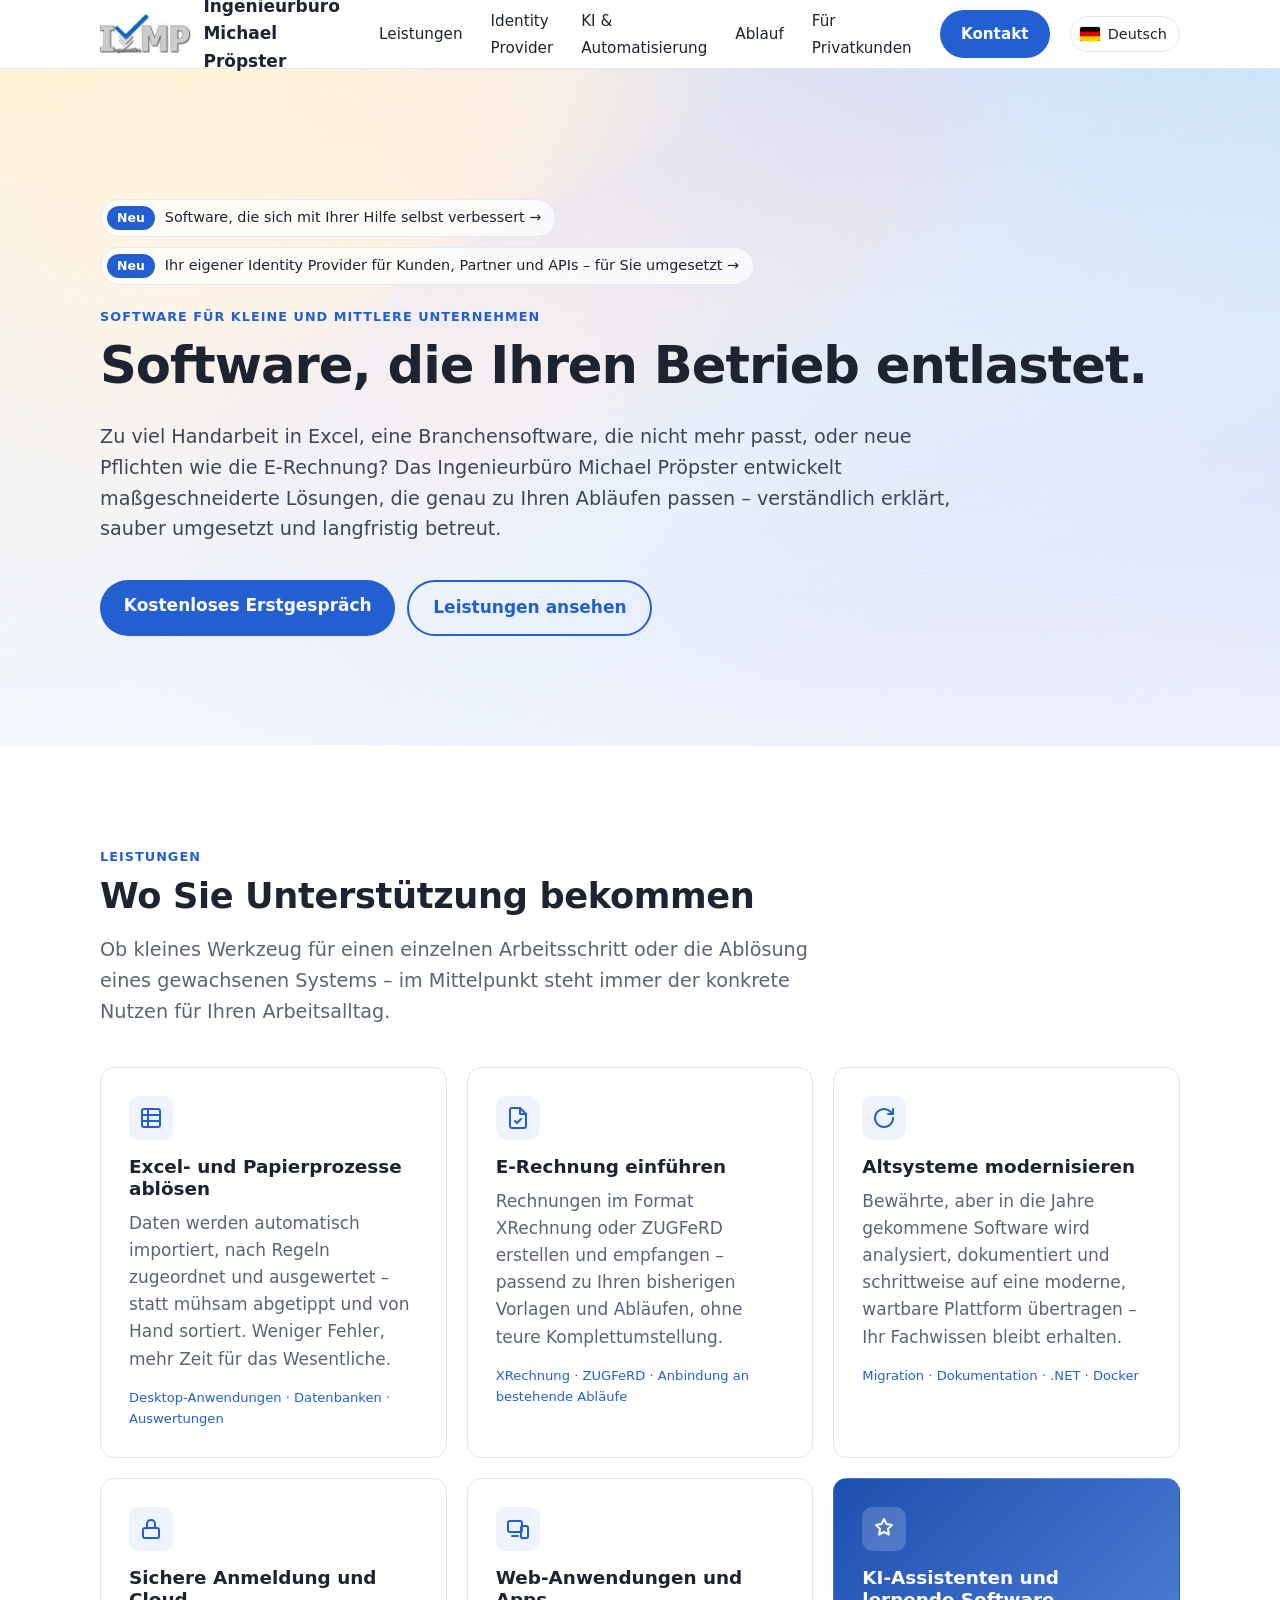
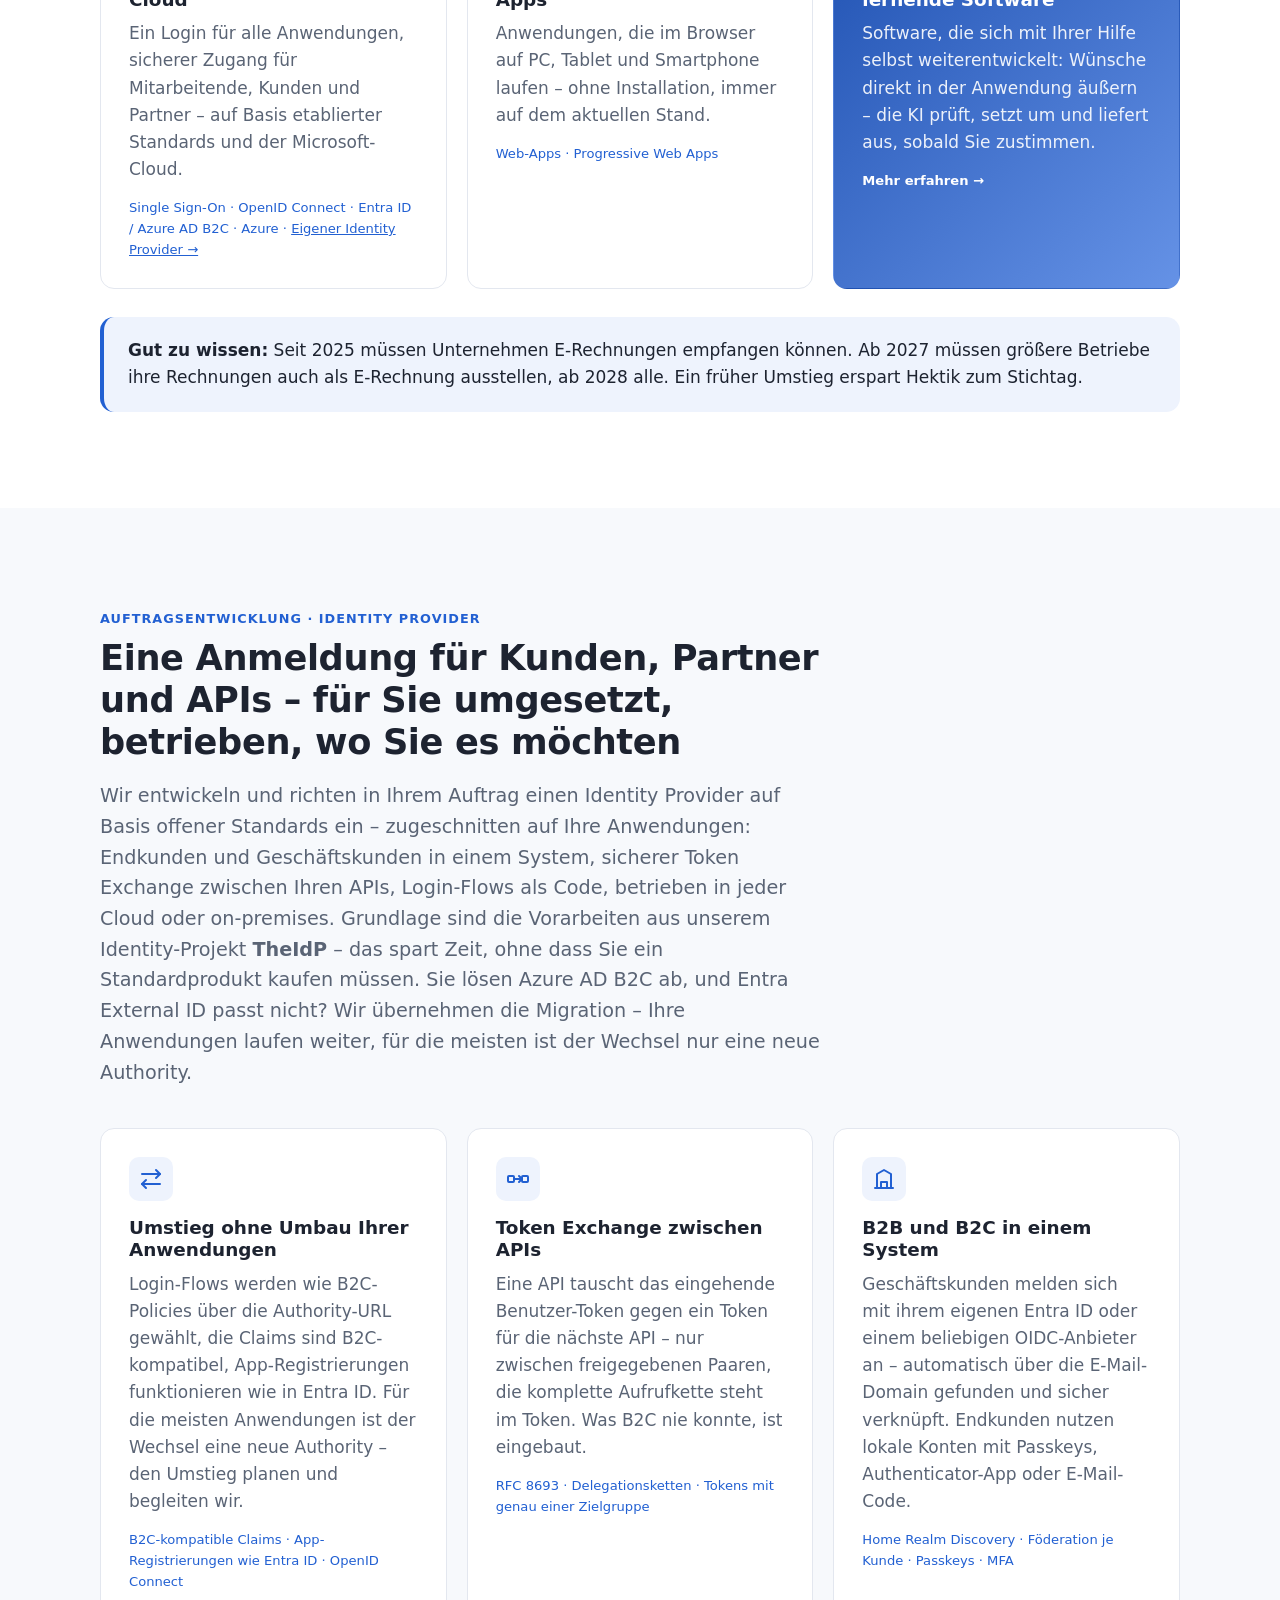
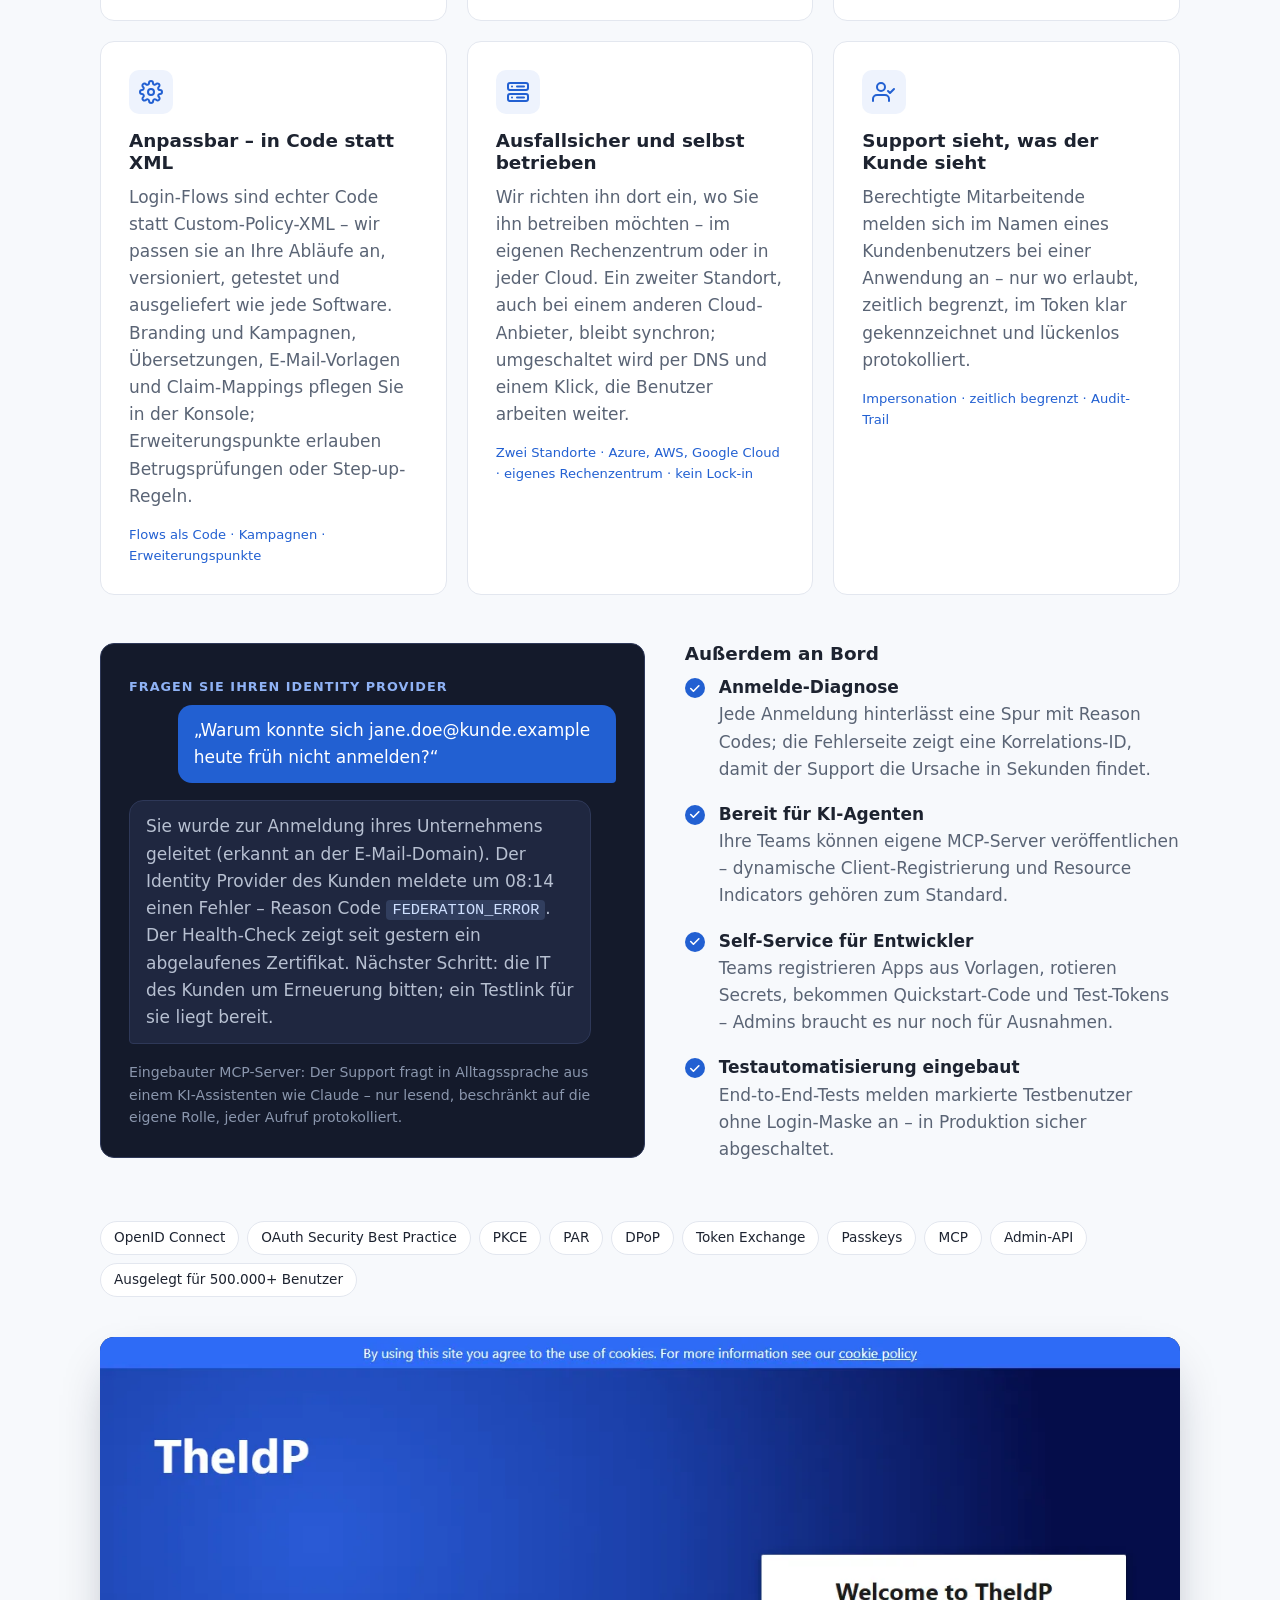
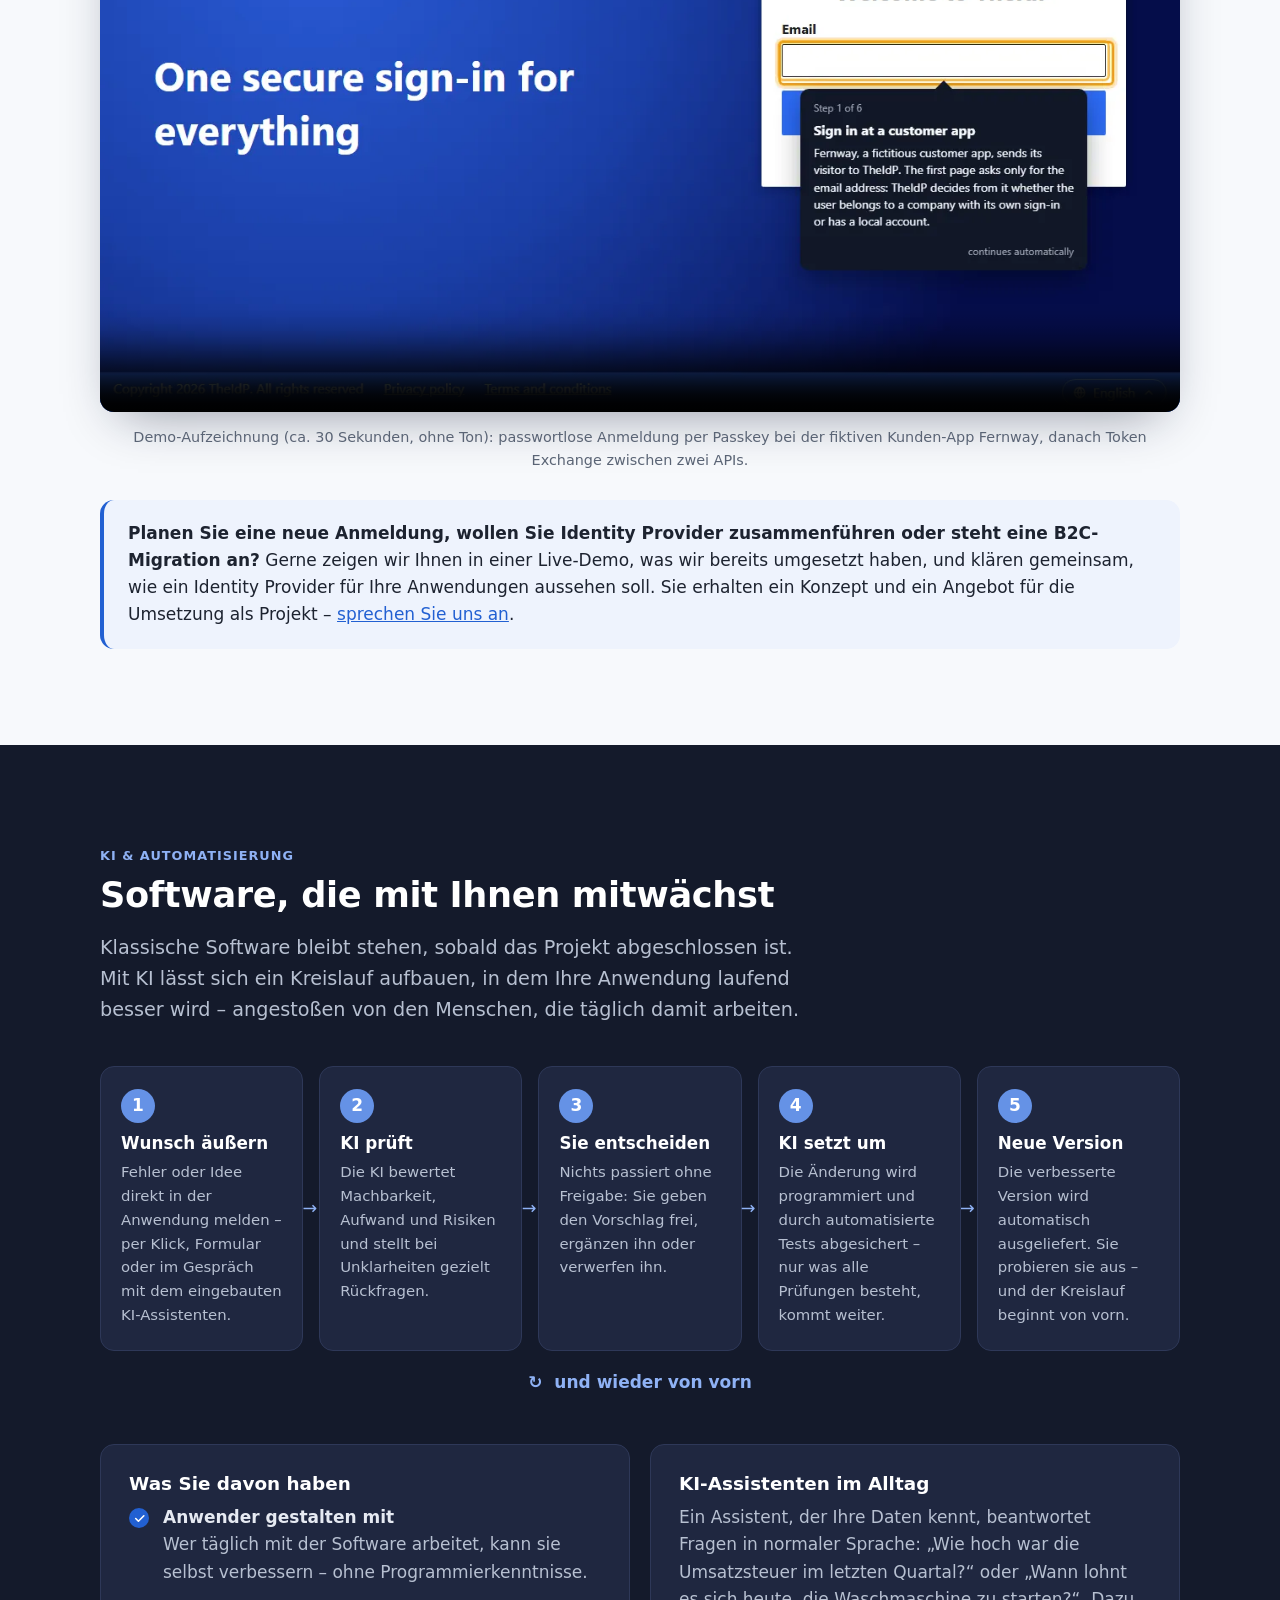
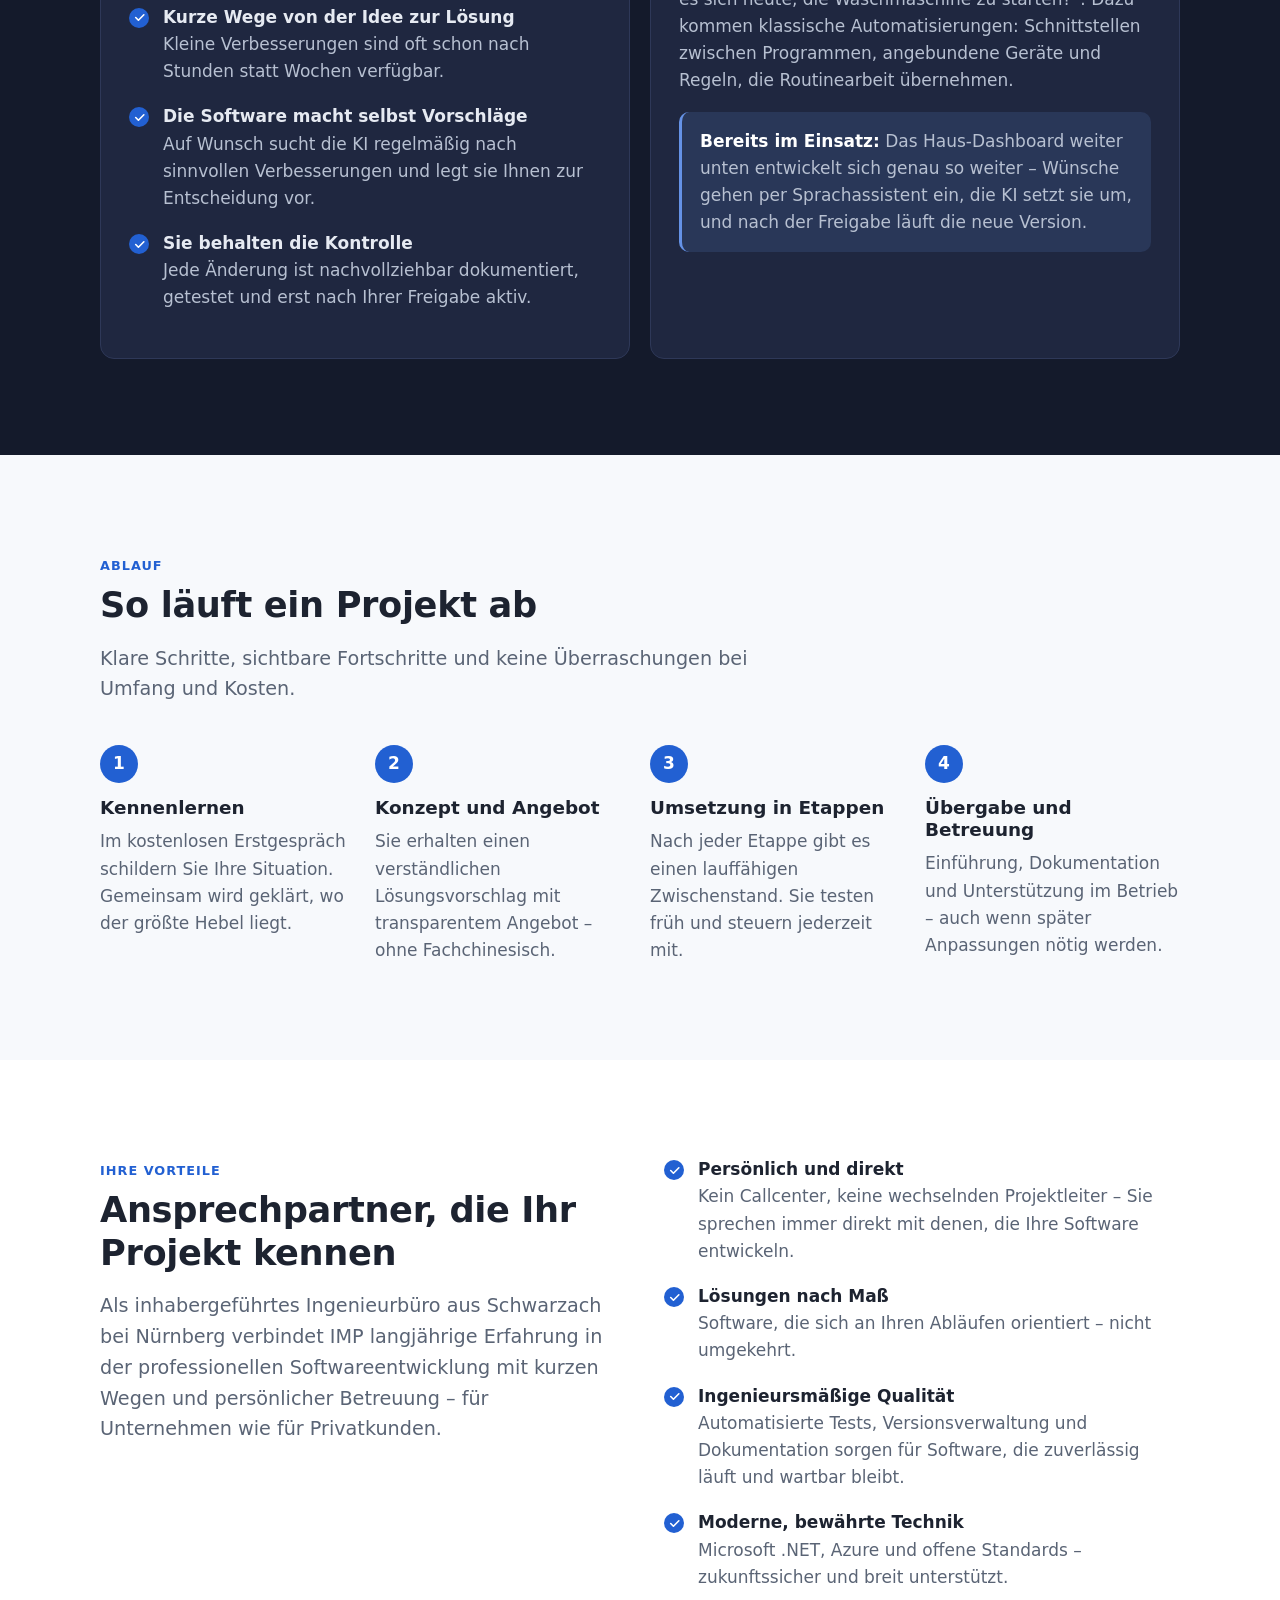
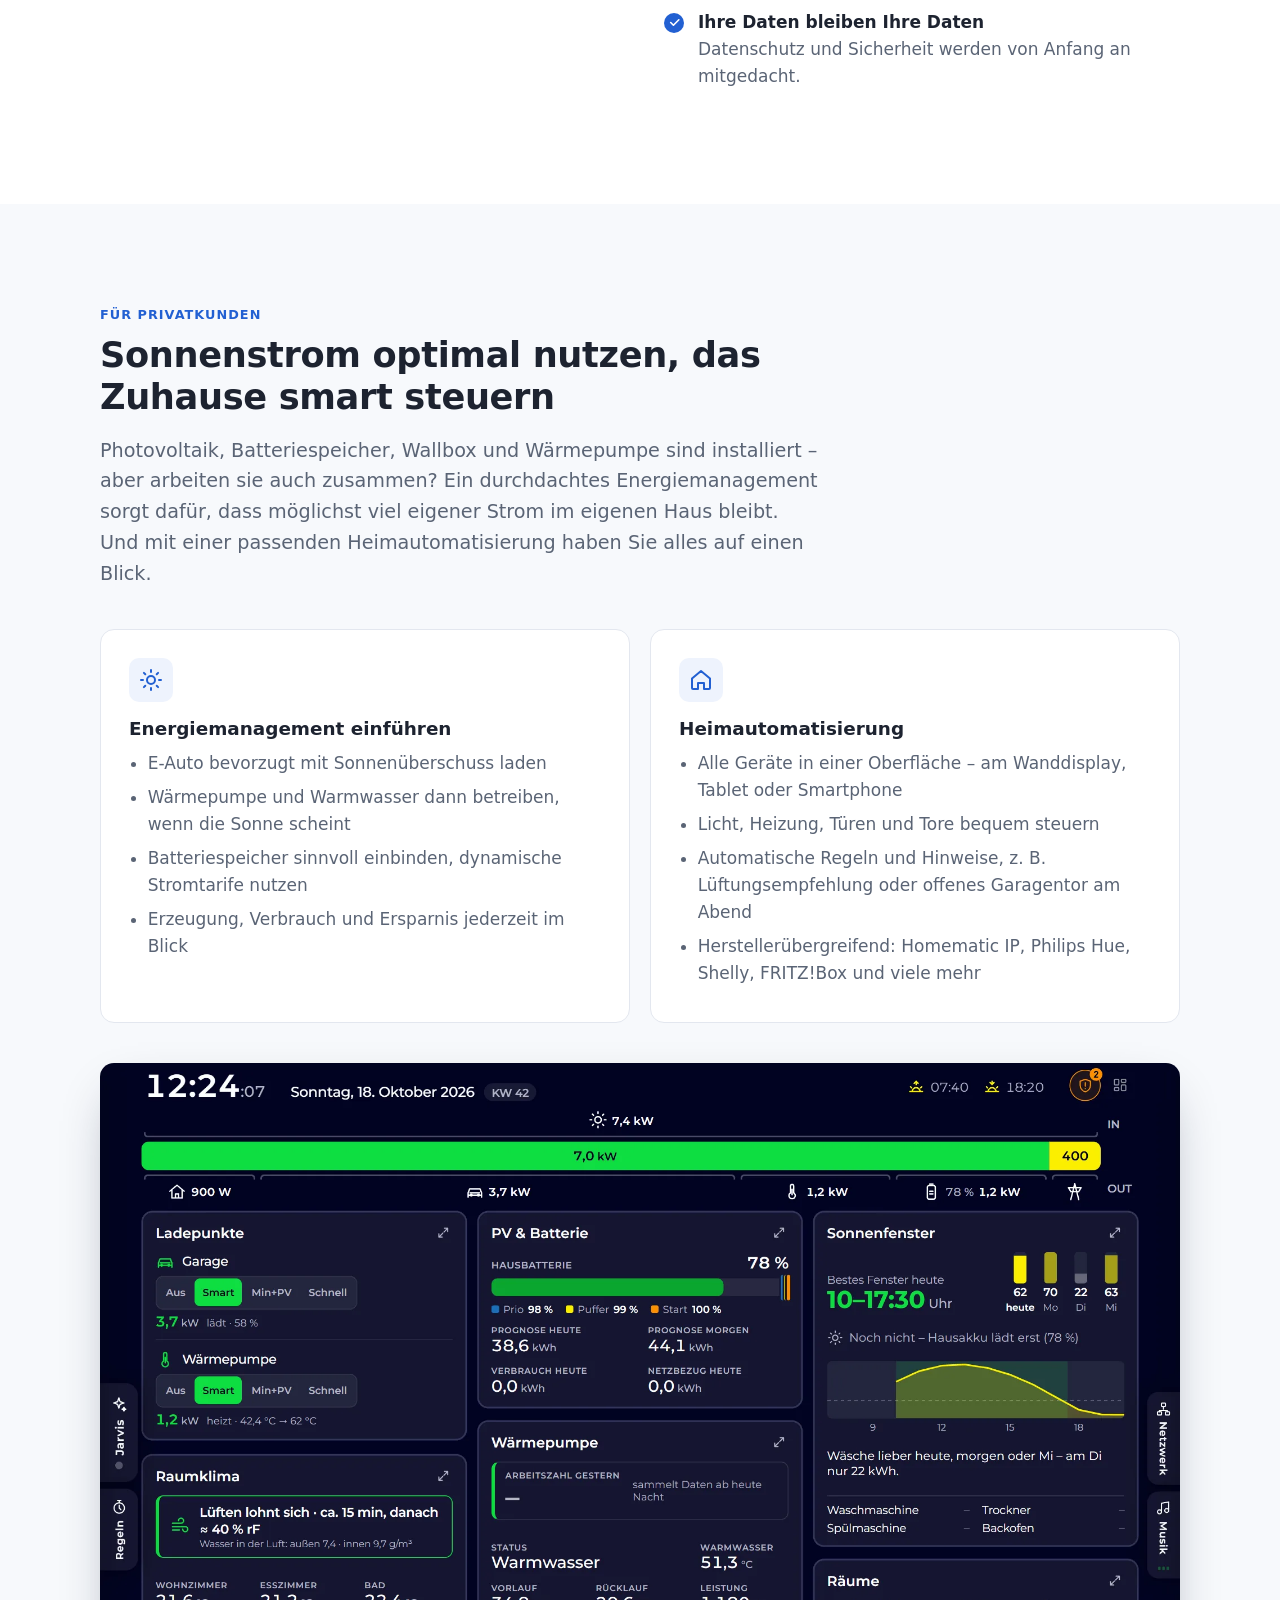
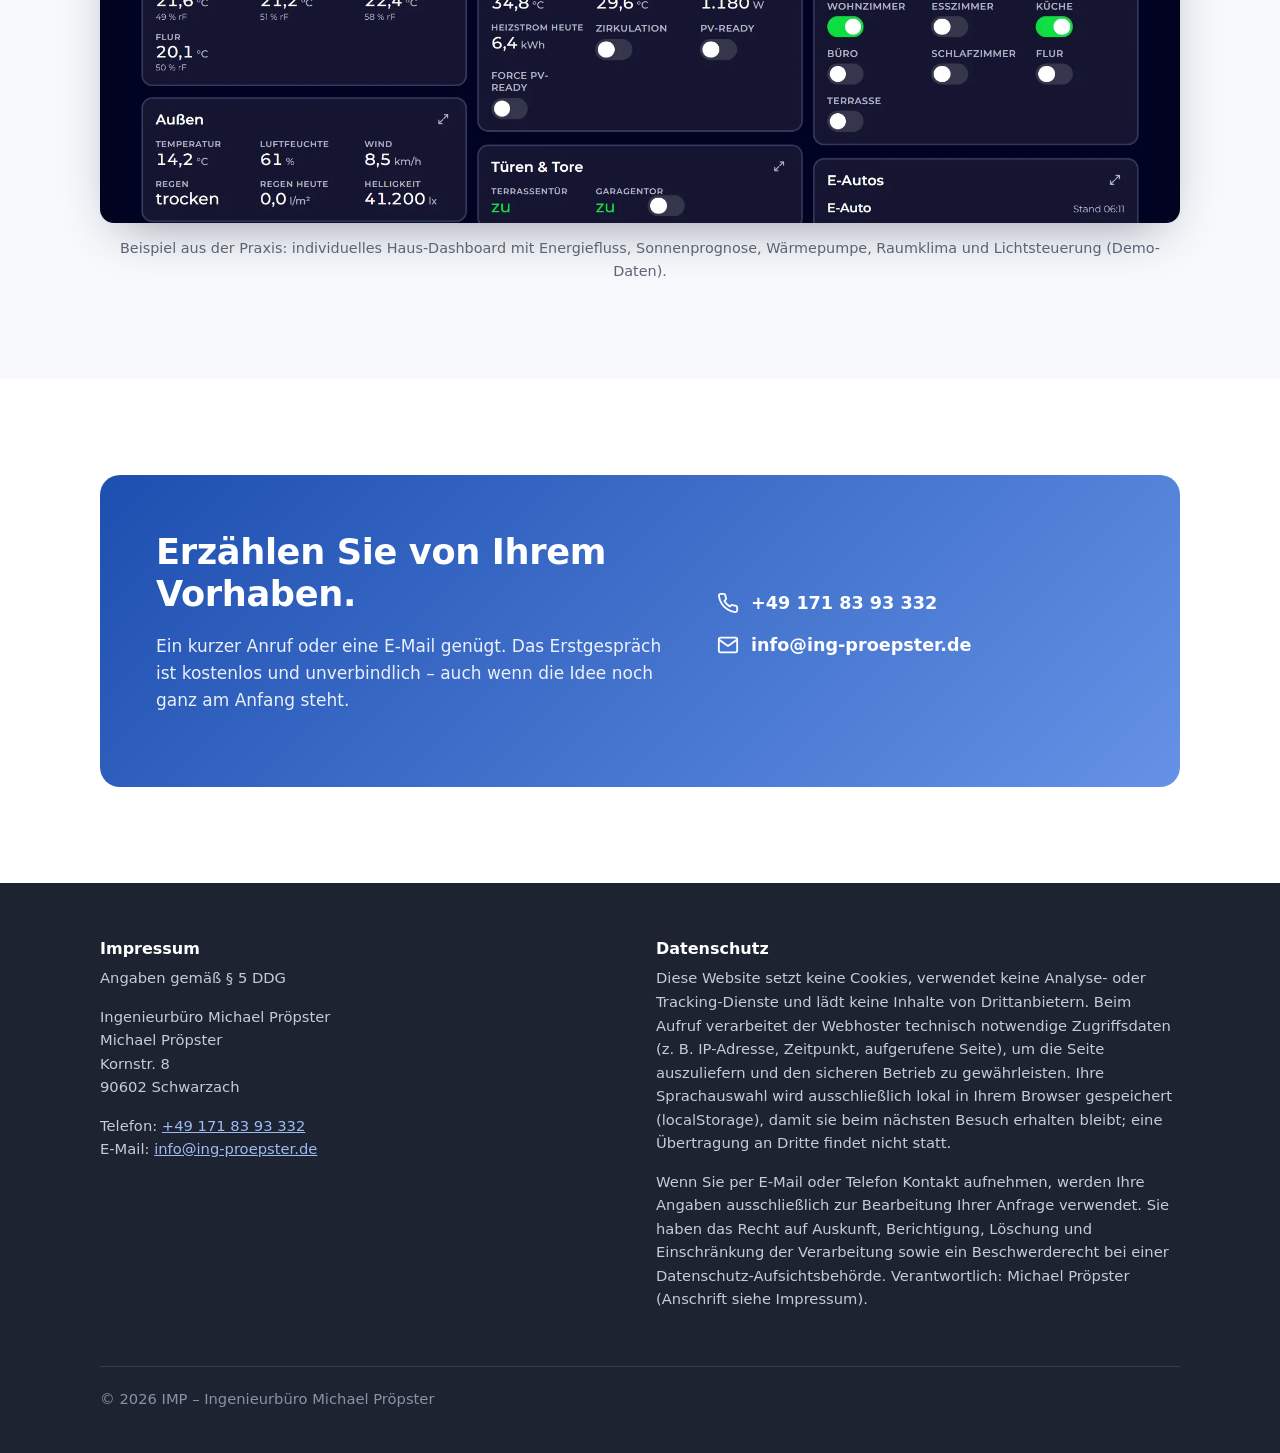
<file: de/index.html>
<!DOCTYPE html>
<html lang="de">
<head>
  <meta charset="UTF-8">
  <meta name="viewport" content="width=device-width, initial-scale=1">
  <title>IMP Ingenieurbüro Michael Pröpster – Software für kleine und mittlere Unternehmen</title>
  <meta name="description" content="Individuelle Software für kleine und mittelständische Unternehmen: Excel-Ablösung, E-Rechnung (XRechnung/ZUGFeRD), Modernisierung von Altsystemen, Single Sign-On und Azure. Für Privatkunden: Energiemanagement und Heimautomatisierung. Ingenieurbüro Michael Pröpster, Schwarzach bei Nürnberg.">
  <meta property="og:title" content="IMP Ingenieurbüro Michael Pröpster">
  <meta property="og:description" content="Software, die Ihren Betrieb entlastet – individuelle Lösungen für den Mittelstand.">
  <meta property="og:type" content="website">
  <meta property="og:locale" content="de_DE">
  <meta property="og:url" content="https://ing-proepster.de/de/">
  <link rel="canonical" href="https://ing-proepster.de/de/">
  <link rel="alternate" hreflang="de" href="https://ing-proepster.de/de/">
  <link rel="alternate" hreflang="en" href="https://ing-proepster.de/">
  <link rel="alternate" hreflang="x-default" href="https://ing-proepster.de/">
  <link rel="icon" href="../assets/images/logotext-96x42.jpg" type="image/jpeg">
  <!-- Google Search Console: paste the content value from "HTML tag" verification here and remove the comment markers.
  <meta name="google-site-verification" content="PASTE_TOKEN_HERE"> -->
  <script type="application/ld+json">
  {
    "@context": "https://schema.org",
    "@graph": [
      {
        "@type": "ProfessionalService",
        "@id": "https://ing-proepster.de/#organization",
        "name": "Ingenieurbüro Michael Pröpster",
        "alternateName": ["IMP", "Engineering Services M. Proepster"],
        "url": "https://ing-proepster.de/de/",
        "logo": "https://ing-proepster.de/assets/images/logotext-96x42.jpg",
        "image": "https://ing-proepster.de/assets/images/logotext-96x42.jpg",
        "description": "Individuelle Softwareentwicklung für kleine und mittelständische Unternehmen",
        "email": "info@ing-proepster.de",
        "telephone": "+49 171 8393332",
        "address": {
          "@type": "PostalAddress",
          "streetAddress": "Kornstr. 8",
          "postalCode": "90602",
          "addressLocality": "Schwarzach",
          "addressRegion": "Bayern",
          "addressCountry": "DE"
        },
        "areaServed": ["DE", "AT", "CH", "EU"],
        "knowsAbout": ["Individuelle Softwareentwicklung", "E-Rechnung XRechnung ZUGFeRD", "Modernisierung von Altsystemen", "Single Sign-On", "OpenID Connect", "Microsoft Azure", ".NET", "Energiemanagement", "Heimautomatisierung"],
        "makesOffer": { "@type": "Offer", "itemOffered": { "@id": "https://ing-proepster.de/#theidp" } }
      },
      {
        "@type": "Service",
        "@id": "https://ing-proepster.de/#theidp",
        "name": "Identity Provider als Auftragsentwicklung (Projekt TheIdP)",
        "serviceType": "Entwicklung, Anpassung, Migration und Einrichtung eines Identity Providers im Kundenauftrag",
        "url": "https://ing-proepster.de/de/#identitaet",
        "description": "Individuelle Umsetzung eines Identity Providers für Kunden-, Partner- und API-Zugriffe im Kundenauftrag: OpenID Connect und OAuth 2.0, Token Exchange zwischen APIs (RFC 8693), Passkeys und MFA, Föderation mit Entra ID und anderen OIDC-Providern, Einrichtung beim Kunden mit Failover über mehrere Standorte. Migration von Azure AD B2C mit B2C-kompatiblen Claims.",
        "provider": { "@id": "https://ing-proepster.de/#organization" },
        "areaServed": ["DE", "AT", "CH", "EU"]
      }
    ]
  }
  </script>
  <link rel="stylesheet" href="../assets/css/site.css">
  <script src="../assets/js/lang.js"></script>
</head>
<body>

<header>
  <div class="wrap nav">
    <a class="brand" href="#top">
      <img src="../assets/images/logotext-96x42.jpg" alt="IMP Logo" width="96" height="42">
      <span>Ingenieurbüro Michael Pröpster</span>
    </a>
    <div class="nav-right">
      <nav aria-label="Hauptnavigation">
        <ul>
          <li><a href="#leistungen">Leistungen</a></li>
          <li><a href="#identitaet">Identity Provider</a></li>
          <li><a href="#ki">KI &amp; Automatisierung</a></li>
          <li><a href="#ablauf">Ablauf</a></li>
          <li><a href="#zuhause">Für Privatkunden</a></li>
          <li><a class="btn" href="#kontakt">Kontakt</a></li>
        </ul>
      </nav>
      <div class="lang" id="lang-switch">
        <button type="button" class="lang-btn" aria-haspopup="true" aria-expanded="false" aria-controls="lang-menu" aria-label="Sprache: Deutsch">
          <img class="flag" src="../assets/images/flags/de.svg" alt="" width="20" height="14">
          <span class="lang-label">Deutsch</span>
          <svg class="chev" viewBox="0 0 24 24" fill="none" stroke="currentColor" stroke-width="2.5" stroke-linecap="round" stroke-linejoin="round" aria-hidden="true"><path d="M6 9l6 6 6-6"/></svg>
        </button>
        <ul class="lang-menu" id="lang-menu" hidden>
          <li><a href="index.html" data-lang="de" hreflang="de" aria-current="true"><img class="flag" src="../assets/images/flags/de.svg" alt="" width="20" height="14">Deutsch</a></li>
          <li><a href="../index.html" data-lang="en" hreflang="en" lang="en"><img class="flag" src="../assets/images/flags/gb.svg" alt="" width="20" height="14">English</a></li>
        </ul>
        <noscript><a class="lang-fallback" href="../index.html" hreflang="en" lang="en">English</a></noscript>
      </div>
    </div>
  </div>
</header>

<main id="top">

  <div class="hero">
    <div class="wrap">
      <div class="pills">
        <a class="pill" href="#ki"><b>Neu</b> Software, die sich mit Ihrer Hilfe selbst verbessert →</a>
        <a class="pill" href="#identitaet"><b>Neu</b> Ihr eigener Identity Provider für Kunden, Partner und APIs – für Sie umgesetzt →</a>
      </div>
      <span class="eyebrow">Software für kleine und mittlere Unternehmen</span>
      <h1>Software, die Ihren Betrieb entlastet.</h1>
      <p class="lead">
        Zu viel Handarbeit in Excel, eine Branchensoftware, die nicht mehr passt, oder neue Pflichten wie die E-Rechnung?
        Das Ingenieurbüro Michael Pröpster entwickelt maßgeschneiderte Lösungen, die genau zu Ihren Abläufen passen –
        verständlich erklärt, sauber umgesetzt und langfristig betreut.
      </p>
      <div class="actions">
        <a class="btn" href="#kontakt">Kostenloses Erstgespräch</a>
        <a class="btn btn-ghost" href="#leistungen">Leistungen ansehen</a>
      </div>
    </div>
  </div>

  <section id="leistungen">
    <div class="wrap">
      <div class="section-head">
        <span class="eyebrow">Leistungen</span>
        <h2>Wo Sie Unterstützung bekommen</h2>
        <p class="lead">Ob kleines Werkzeug für einen einzelnen Arbeitsschritt oder die Ablösung eines gewachsenen Systems –
          im Mittelpunkt steht immer der konkrete Nutzen für Ihren Arbeitsalltag.</p>
      </div>

      <div class="grid">
        <article class="card">
          <div class="icon" aria-hidden="true">
            <svg viewBox="0 0 24 24" fill="none" stroke="currentColor" stroke-width="2" stroke-linecap="round" stroke-linejoin="round"><rect x="3" y="3" width="18" height="18" rx="2"/><path d="M3 9h18M3 15h18M9 3v18"/></svg>
          </div>
          <h3>Excel- und Papierprozesse ablösen</h3>
          <p>Daten werden automatisch importiert, nach Regeln zugeordnet und ausgewertet – statt mühsam abgetippt und von Hand sortiert.
            Weniger Fehler, mehr Zeit für das Wesentliche.</p>
          <div class="tags">Desktop-Anwendungen · Datenbanken · Auswertungen</div>
        </article>

        <article class="card">
          <div class="icon" aria-hidden="true">
            <svg viewBox="0 0 24 24" fill="none" stroke="currentColor" stroke-width="2" stroke-linecap="round" stroke-linejoin="round"><path d="M14 2H6a2 2 0 0 0-2 2v16a2 2 0 0 0 2 2h12a2 2 0 0 0 2-2V8z"/><path d="M14 2v6h6M9 15l2 2 4-4"/></svg>
          </div>
          <h3>E-Rechnung einführen</h3>
          <p>Rechnungen im Format XRechnung oder ZUGFeRD erstellen und empfangen – passend zu Ihren bisherigen Vorlagen
            und Abläufen, ohne teure Komplettumstellung.</p>
          <div class="tags">XRechnung · ZUGFeRD · Anbindung an bestehende Abläufe</div>
        </article>

        <article class="card">
          <div class="icon" aria-hidden="true">
            <svg viewBox="0 0 24 24" fill="none" stroke="currentColor" stroke-width="2" stroke-linecap="round" stroke-linejoin="round"><path d="M21 12a9 9 0 1 1-3-6.7L21 8"/><path d="M21 3v5h-5"/></svg>
          </div>
          <h3>Altsysteme modernisieren</h3>
          <p>Bewährte, aber in die Jahre gekommene Software wird analysiert, dokumentiert und schrittweise auf eine moderne,
            wartbare Plattform übertragen – Ihr Fachwissen bleibt erhalten.</p>
          <div class="tags">Migration · Dokumentation · .NET · Docker</div>
        </article>

        <article class="card">
          <div class="icon" aria-hidden="true">
            <svg viewBox="0 0 24 24" fill="none" stroke="currentColor" stroke-width="2" stroke-linecap="round" stroke-linejoin="round"><rect x="4" y="11" width="16" height="10" rx="2"/><path d="M8 11V7a4 4 0 0 1 8 0v4"/></svg>
          </div>
          <h3>Sichere Anmeldung und Cloud</h3>
          <p>Ein Login für alle Anwendungen, sicherer Zugang für Mitarbeitende, Kunden und Partner – auf Basis etablierter
            Standards und der Microsoft-Cloud.</p>
          <div class="tags">Single Sign-On · OpenID Connect · Entra ID / Azure AD B2C · Azure · <a href="#identitaet">Eigener Identity Provider →</a></div>
        </article>

        <article class="card">
          <div class="icon" aria-hidden="true">
            <svg viewBox="0 0 24 24" fill="none" stroke="currentColor" stroke-width="2" stroke-linecap="round" stroke-linejoin="round"><rect x="2" y="4" width="14" height="11" rx="2"/><rect x="15" y="9" width="7" height="12" rx="1.5"/><path d="M6 19h6"/></svg>
          </div>
          <h3>Web-Anwendungen und Apps</h3>
          <p>Anwendungen, die im Browser auf PC, Tablet und Smartphone laufen – ohne Installation, immer auf dem aktuellen Stand.</p>
          <div class="tags">Web-Apps · Progressive Web Apps</div>
        </article>

        <a class="card card-feature" href="#ki">
          <div class="icon" aria-hidden="true">
            <svg viewBox="0 0 24 24" fill="none" stroke="currentColor" stroke-width="2" stroke-linecap="round" stroke-linejoin="round"><path d="M12 2l2.4 4.9L20 8l-4 3.9.9 5.6L12 15l-4.9 2.5.9-5.6L4 8l5.6-1.1z"/></svg>
          </div>
          <h3>KI-Assistenten und lernende Software</h3>
          <p>Software, die sich mit Ihrer Hilfe selbst weiterentwickelt: Wünsche direkt in der Anwendung äußern –
            die KI prüft, setzt um und liefert aus, sobald Sie zustimmen.</p>
          <div class="tags">Mehr erfahren →</div>
        </a>
      </div>

      <div class="note">
        <p><strong>Gut zu wissen:</strong> Seit 2025 müssen Unternehmen E-Rechnungen empfangen können. Ab 2027 müssen größere
          Betriebe ihre Rechnungen auch als E-Rechnung ausstellen, ab 2028 alle. Ein früher Umstieg erspart Hektik zum Stichtag.</p>
      </div>
    </div>
  </section>

  <section id="identitaet" class="alt">
    <div class="wrap">
      <div class="section-head">
        <span class="eyebrow">Auftragsentwicklung · Identity Provider</span>
        <h2>Eine Anmeldung für Kunden, Partner und APIs – für Sie umgesetzt, betrieben, wo Sie es möchten</h2>
        <p class="lead">Wir entwickeln und richten in Ihrem Auftrag einen Identity Provider auf Basis offener Standards ein –
          zugeschnitten auf Ihre Anwendungen: Endkunden und Geschäftskunden in einem System, sicherer Token Exchange zwischen
          Ihren APIs, Login-Flows als Code, betrieben in jeder Cloud oder on-premises. Grundlage sind die Vorarbeiten aus
          unserem Identity-Projekt <strong>TheIdP</strong> – das spart Zeit, ohne dass Sie ein Standardprodukt kaufen müssen.
          Sie lösen Azure AD B2C ab, und Entra External ID passt nicht? Wir übernehmen die Migration – Ihre Anwendungen laufen
          weiter, für die meisten ist der Wechsel nur eine neue Authority.</p>
      </div>

      <div class="grid">
        <article class="card">
          <div class="icon" aria-hidden="true">
            <svg viewBox="0 0 24 24" fill="none" stroke="currentColor" stroke-width="2" stroke-linecap="round" stroke-linejoin="round"><path d="M17 3l4 4-4 4"/><path d="M3 7h18"/><path d="M7 21l-4-4 4-4"/><path d="M21 17H3"/></svg>
          </div>
          <h3>Umstieg ohne Umbau Ihrer Anwendungen</h3>
          <p>Login-Flows werden wie B2C-Policies über die Authority-URL gewählt, die Claims sind B2C-kompatibel, App-Registrierungen
            funktionieren wie in Entra ID. Für die meisten Anwendungen ist der Wechsel eine neue Authority – den Umstieg planen und begleiten wir.</p>
          <div class="tags">B2C-kompatible Claims · App-Registrierungen wie Entra ID · OpenID Connect</div>
        </article>

        <article class="card">
          <div class="icon" aria-hidden="true">
            <svg viewBox="0 0 24 24" fill="none" stroke="currentColor" stroke-width="2" stroke-linecap="round" stroke-linejoin="round"><rect x="2" y="9" width="6" height="6" rx="1"/><rect x="16" y="9" width="6" height="6" rx="1"/><path d="M8 12h8M13 9l3 3-3 3"/></svg>
          </div>
          <h3>Token Exchange zwischen APIs</h3>
          <p>Eine API tauscht das eingehende Benutzer-Token gegen ein Token für die nächste API – nur zwischen freigegebenen
            Paaren, die komplette Aufrufkette steht im Token. Was B2C nie konnte, ist eingebaut.</p>
          <div class="tags">RFC 8693 · Delegationsketten · Tokens mit genau einer Zielgruppe</div>
        </article>

        <article class="card">
          <div class="icon" aria-hidden="true">
            <svg viewBox="0 0 24 24" fill="none" stroke="currentColor" stroke-width="2" stroke-linecap="round" stroke-linejoin="round"><path d="M3 21h18"/><path d="M5 21V7l7-4 7 4v14"/><path d="M9 21v-6h6v6"/></svg>
          </div>
          <h3>B2B und B2C in einem System</h3>
          <p>Geschäftskunden melden sich mit ihrem eigenen Entra ID oder einem beliebigen OIDC-Anbieter an – automatisch über
            die E-Mail-Domain gefunden und sicher verknüpft. Endkunden nutzen lokale Konten mit Passkeys, Authenticator-App
            oder E-Mail-Code.</p>
          <div class="tags">Home Realm Discovery · Föderation je Kunde · Passkeys · MFA</div>
        </article>

        <article class="card">
          <div class="icon" aria-hidden="true">
            <svg viewBox="0 0 24 24" fill="none" stroke="currentColor" stroke-width="2" stroke-linecap="round" stroke-linejoin="round"><circle cx="12" cy="12" r="3"/><path d="M19.4 15a1.7 1.7 0 0 0 .3 1.8l.1.1a2 2 0 1 1-2.8 2.8l-.1-.1a1.7 1.7 0 0 0-1.8-.3 1.7 1.7 0 0 0-1 1.5V21a2 2 0 1 1-4 0v-.1a1.7 1.7 0 0 0-1.1-1.5 1.7 1.7 0 0 0-1.8.3l-.1.1a2 2 0 1 1-2.8-2.8l.1-.1a1.7 1.7 0 0 0 .3-1.8 1.7 1.7 0 0 0-1.5-1H3a2 2 0 1 1 0-4h.1a1.7 1.7 0 0 0 1.5-1.1 1.7 1.7 0 0 0-.3-1.8l-.1-.1a2 2 0 1 1 2.8-2.8l.1.1a1.7 1.7 0 0 0 1.8.3H9a1.7 1.7 0 0 0 1-1.5V3a2 2 0 1 1 4 0v.1a1.7 1.7 0 0 0 1 1.5 1.7 1.7 0 0 0 1.8-.3l.1-.1a2 2 0 1 1 2.8 2.8l-.1.1a1.7 1.7 0 0 0-.3 1.8V9a1.7 1.7 0 0 0 1.5 1H21a2 2 0 1 1 0 4h-.1a1.7 1.7 0 0 0-1.5 1z"/></svg>
          </div>
          <h3>Anpassbar – in Code statt XML</h3>
          <p>Login-Flows sind echter Code statt Custom-Policy-XML – wir passen sie an Ihre Abläufe an, versioniert, getestet und ausgeliefert wie jede Software. Branding und Kampagnen, Übersetzungen,
            E-Mail-Vorlagen und Claim-Mappings pflegen Sie in der Konsole; Erweiterungspunkte erlauben Betrugsprüfungen oder
            Step-up-Regeln.</p>
          <div class="tags">Flows als Code · Kampagnen · Erweiterungspunkte</div>
        </article>

        <article class="card">
          <div class="icon" aria-hidden="true">
            <svg viewBox="0 0 24 24" fill="none" stroke="currentColor" stroke-width="2" stroke-linecap="round" stroke-linejoin="round"><rect x="2" y="3" width="20" height="7" rx="2"/><rect x="2" y="14" width="20" height="7" rx="2"/><path d="M6 6.5h.01M6 17.5h.01M11 6.5h7M11 17.5h7"/></svg>
          </div>
          <h3>Ausfallsicher und selbst betrieben</h3>
          <p>Wir richten ihn dort ein, wo Sie ihn betreiben möchten – im eigenen Rechenzentrum oder in jeder Cloud. Ein zweiter Standort, auch bei einem
            anderen Cloud-Anbieter, bleibt synchron; umgeschaltet wird per DNS und einem Klick, die Benutzer arbeiten weiter.</p>
          <div class="tags">Zwei Standorte · Azure, AWS, Google Cloud · eigenes Rechenzentrum · kein Lock-in</div>
        </article>

        <article class="card">
          <div class="icon" aria-hidden="true">
            <svg viewBox="0 0 24 24" fill="none" stroke="currentColor" stroke-width="2" stroke-linecap="round" stroke-linejoin="round"><path d="M17 21v-2a4 4 0 0 0-4-4H5a4 4 0 0 0-4 4v2"/><circle cx="9" cy="7" r="4"/><path d="M16 11l2 2 4-4"/></svg>
          </div>
          <h3>Support sieht, was der Kunde sieht</h3>
          <p>Berechtigte Mitarbeitende melden sich im Namen eines Kundenbenutzers bei einer Anwendung an – nur wo erlaubt,
            zeitlich begrenzt, im Token klar gekennzeichnet und lückenlos protokolliert.</p>
          <div class="tags">Impersonation · zeitlich begrenzt · Audit-Trail</div>
        </article>
      </div>

      <div class="idp-more">
        <div class="ki-box chat" aria-label="Beispiel: den Identity Provider über einen KI-Assistenten fragen">
          <span class="eyebrow">Fragen Sie Ihren Identity Provider</span>
          <p class="chat-q">„Warum konnte sich jane.doe@kunde.example heute früh nicht anmelden?“</p>
          <p class="chat-a">Sie wurde zur Anmeldung ihres Unternehmens geleitet (erkannt an der E-Mail-Domain). Der
            Identity Provider des Kunden meldete um 08:14 einen Fehler – Reason Code <code>FEDERATION_ERROR</code>. Der
            Health-Check zeigt seit gestern ein abgelaufenes Zertifikat. Nächster Schritt: die IT des Kunden um Erneuerung
            bitten; ein Testlink für sie liegt bereit.</p>
          <p class="chat-note">Eingebauter MCP-Server: Der Support fragt in Alltagssprache aus einem KI-Assistenten wie Claude –
            nur lesend, beschränkt auf die eigene Rolle, jeder Aufruf protokolliert.</p>
        </div>
        <div>
          <h3>Außerdem an Bord</h3>
          <ul class="checks">
            <li><strong>Anmelde-Diagnose</strong><span>Jede Anmeldung hinterlässt eine Spur mit Reason Codes; die Fehlerseite
              zeigt eine Korrelations-ID, damit der Support die Ursache in Sekunden findet.</span></li>
            <li><strong>Bereit für KI-Agenten</strong><span>Ihre Teams können eigene MCP-Server veröffentlichen – dynamische
              Client-Registrierung und Resource Indicators gehören zum Standard.</span></li>
            <li><strong>Self-Service für Entwickler</strong><span>Teams registrieren Apps aus Vorlagen, rotieren Secrets,
              bekommen Quickstart-Code und Test-Tokens – Admins braucht es nur noch für Ausnahmen.</span></li>
            <li><strong>Testautomatisierung eingebaut</strong><span>End-to-End-Tests melden markierte Testbenutzer ohne
              Login-Maske an – in Produktion sicher abgeschaltet.</span></li>
          </ul>
        </div>
      </div>

      <ul class="chips" aria-label="Standards">
        <li>OpenID Connect</li><li>OAuth Security Best Practice</li><li>PKCE</li><li>PAR</li><li>DPoP</li>
        <li>Token Exchange</li><li>Passkeys</li><li>MCP</li><li>Admin-API</li>
        <li>Ausgelegt für 500.000+ Benutzer</li>
      </ul>

      <figure class="shot idp-video">
        <video controls muted playsinline preload="none" poster="../assets/video/theidp-demo-poster.webp" aria-label="Demo: Anmeldung per Passkey und Token Exchange">
          <source src="../assets/video/theidp-passkey-token-exchange.webm" type="video/webm">
        </video>
        <figcaption>Demo-Aufzeichnung (ca. 30 Sekunden, ohne Ton): passwortlose Anmeldung per Passkey bei der fiktiven Kunden-App Fernway, danach Token Exchange zwischen zwei APIs.</figcaption>
      </figure>

      <div class="note">
        <p><strong>Planen Sie eine neue Anmeldung, wollen Sie Identity Provider zusammenführen oder steht eine B2C-Migration an?</strong> Gerne zeigen wir Ihnen in einer Live-Demo,
          was wir bereits umgesetzt haben, und klären gemeinsam, wie ein Identity Provider für Ihre Anwendungen aussehen soll.
          Sie erhalten ein Konzept und ein Angebot für die Umsetzung als Projekt – <a href="#kontakt">sprechen Sie uns an</a>.</p>
      </div>
    </div>
  </section>

  <section id="ki" class="dark">
    <div class="wrap">
      <div class="section-head">
        <span class="eyebrow">KI &amp; Automatisierung</span>
        <h2>Software, die mit Ihnen mitwächst</h2>
        <p class="lead">Klassische Software bleibt stehen, sobald das Projekt abgeschlossen ist. Mit KI lässt sich ein
          Kreislauf aufbauen, in dem Ihre Anwendung laufend besser wird – angestoßen von den Menschen, die täglich damit arbeiten.</p>
      </div>

      <ol class="loop" aria-label="Kreislauf der kontinuierlichen Verbesserung">
        <li>
          <span class="loop-no">1</span>
          <h3>Wunsch äußern</h3>
          <p>Fehler oder Idee direkt in der Anwendung melden – per Klick, Formular oder im Gespräch mit dem eingebauten KI-Assistenten.</p>
        </li>
        <li>
          <span class="loop-no">2</span>
          <h3>KI prüft</h3>
          <p>Die KI bewertet Machbarkeit, Aufwand und Risiken und stellt bei Unklarheiten gezielt Rückfragen.</p>
        </li>
        <li>
          <span class="loop-no">3</span>
          <h3>Sie entscheiden</h3>
          <p>Nichts passiert ohne Freigabe: Sie geben den Vorschlag frei, ergänzen ihn oder verwerfen ihn.</p>
        </li>
        <li>
          <span class="loop-no">4</span>
          <h3>KI setzt um</h3>
          <p>Die Änderung wird programmiert und durch automatisierte Tests abgesichert – nur was alle Prüfungen besteht, kommt weiter.</p>
        </li>
        <li>
          <span class="loop-no">5</span>
          <h3>Neue Version</h3>
          <p>Die verbesserte Version wird automatisch ausgeliefert. Sie probieren sie aus – und der Kreislauf beginnt von vorn.</p>
        </li>
      </ol>
      <p class="loop-back" aria-hidden="true">↻ &nbsp;und wieder von vorn</p>

      <div class="ki-grid">
        <div class="ki-box">
          <h3>Was Sie davon haben</h3>
          <ul class="checks">
            <li><strong>Anwender gestalten mit</strong><span>Wer täglich mit der Software arbeitet, kann sie selbst verbessern – ohne Programmierkenntnisse.</span></li>
            <li><strong>Kurze Wege von der Idee zur Lösung</strong><span>Kleine Verbesserungen sind oft schon nach Stunden statt Wochen verfügbar.</span></li>
            <li><strong>Die Software macht selbst Vorschläge</strong><span>Auf Wunsch sucht die KI regelmäßig nach sinnvollen Verbesserungen und legt sie Ihnen zur Entscheidung vor.</span></li>
            <li><strong>Sie behalten die Kontrolle</strong><span>Jede Änderung ist nachvollziehbar dokumentiert, getestet und erst nach Ihrer Freigabe aktiv.</span></li>
          </ul>
        </div>
        <div class="ki-box">
          <h3>KI-Assistenten im Alltag</h3>
          <p>Ein Assistent, der Ihre Daten kennt, beantwortet Fragen in normaler Sprache: „Wie hoch war die Umsatzsteuer im
            letzten Quartal?“ oder „Wann lohnt es sich heute, die Waschmaschine zu starten?“. Dazu kommen klassische
            Automatisierungen: Schnittstellen zwischen Programmen, angebundene Geräte und Regeln, die Routinearbeit übernehmen.</p>
          <p class="ki-proof"><strong>Bereits im Einsatz:</strong> Das Haus-Dashboard weiter unten entwickelt sich genau so weiter –
            Wünsche gehen per Sprachassistent ein, die KI setzt sie um, und nach der Freigabe läuft die neue Version.</p>
        </div>
      </div>
    </div>
  </section>

  <section id="ablauf" class="alt">
    <div class="wrap">
      <div class="section-head">
        <span class="eyebrow">Ablauf</span>
        <h2>So läuft ein Projekt ab</h2>
        <p class="lead">Klare Schritte, sichtbare Fortschritte und keine Überraschungen bei Umfang und Kosten.</p>
      </div>
      <div class="steps">
        <div class="step">
          <h3>Kennenlernen</h3>
          <p>Im kostenlosen Erstgespräch schildern Sie Ihre Situation. Gemeinsam wird geklärt, wo der größte Hebel liegt.</p>
        </div>
        <div class="step">
          <h3>Konzept und Angebot</h3>
          <p>Sie erhalten einen verständlichen Lösungsvorschlag mit transparentem Angebot – ohne Fachchinesisch.</p>
        </div>
        <div class="step">
          <h3>Umsetzung in Etappen</h3>
          <p>Nach jeder Etappe gibt es einen lauffähigen Zwischenstand. Sie testen früh und steuern jederzeit mit.</p>
        </div>
        <div class="step">
          <h3>Übergabe und Betreuung</h3>
          <p>Einführung, Dokumentation und Unterstützung im Betrieb – auch wenn später Anpassungen nötig werden.</p>
        </div>
      </div>
    </div>
  </section>

  <section id="vorteile">
    <div class="wrap split">
      <div>
        <span class="eyebrow">Ihre Vorteile</span>
        <h2>Ansprechpartner, die Ihr Projekt kennen</h2>
        <p class="lead">Als inhabergeführtes Ingenieurbüro aus Schwarzach bei Nürnberg verbindet IMP langjährige Erfahrung in der
          professionellen Softwareentwicklung mit kurzen Wegen und persönlicher Betreuung – für Unternehmen wie für Privatkunden.</p>
      </div>
      <ul class="checks">
        <li><strong>Persönlich und direkt</strong><span>Kein Callcenter, keine wechselnden Projektleiter – Sie sprechen immer direkt mit denen, die Ihre Software entwickeln.</span></li>
        <li><strong>Lösungen nach Maß</strong><span>Software, die sich an Ihren Abläufen orientiert – nicht umgekehrt.</span></li>
        <li><strong>Ingenieursmäßige Qualität</strong><span>Automatisierte Tests, Versionsverwaltung und Dokumentation sorgen für Software, die zuverlässig läuft und wartbar bleibt.</span></li>
        <li><strong>Moderne, bewährte Technik</strong><span>Microsoft .NET, Azure und offene Standards – zukunftssicher und breit unterstützt.</span></li>
        <li><strong>Ihre Daten bleiben Ihre Daten</strong><span>Datenschutz und Sicherheit werden von Anfang an mitgedacht.</span></li>
      </ul>
    </div>
  </section>

  <section id="zuhause" class="alt">
    <div class="wrap">
      <div class="section-head">
        <span class="eyebrow">Für Privatkunden</span>
        <h2>Sonnenstrom optimal nutzen, das Zuhause smart steuern</h2>
        <p class="lead">Photovoltaik, Batteriespeicher, Wallbox und Wärmepumpe sind installiert – aber arbeiten sie auch zusammen?
          Ein durchdachtes Energiemanagement sorgt dafür, dass möglichst viel eigener Strom im eigenen Haus bleibt.
          Und mit einer passenden Heimautomatisierung haben Sie alles auf einen Blick.</p>
      </div>

      <div class="grid duo">
        <article class="card">
          <div class="icon" aria-hidden="true">
            <svg viewBox="0 0 24 24" fill="none" stroke="currentColor" stroke-width="2" stroke-linecap="round" stroke-linejoin="round"><circle cx="12" cy="12" r="4"/><path d="M12 2v2M12 20v2M4.9 4.9l1.4 1.4M17.7 17.7l1.4 1.4M2 12h2M20 12h2M4.9 19.1l1.4-1.4M17.7 6.3l1.4-1.4"/></svg>
          </div>
          <h3>Energiemanagement einführen</h3>
          <ul class="list">
            <li>E-Auto bevorzugt mit Sonnenüberschuss laden</li>
            <li>Wärmepumpe und Warmwasser dann betreiben, wenn die Sonne scheint</li>
            <li>Batteriespeicher sinnvoll einbinden, dynamische Stromtarife nutzen</li>
            <li>Erzeugung, Verbrauch und Ersparnis jederzeit im Blick</li>
          </ul>
        </article>
        <article class="card">
          <div class="icon" aria-hidden="true">
            <svg viewBox="0 0 24 24" fill="none" stroke="currentColor" stroke-width="2" stroke-linecap="round" stroke-linejoin="round"><path d="M3 10.5L12 3l9 7.5V20a1 1 0 0 1-1 1h-5v-6h-6v6H4a1 1 0 0 1-1-1z"/></svg>
          </div>
          <h3>Heimautomatisierung</h3>
          <ul class="list">
            <li>Alle Geräte in einer Oberfläche – am Wanddisplay, Tablet oder Smartphone</li>
            <li>Licht, Heizung, Türen und Tore bequem steuern</li>
            <li>Automatische Regeln und Hinweise, z.&nbsp;B. Lüftungsempfehlung oder offenes Garagentor am Abend</li>
            <li>Herstellerübergreifend: Homematic IP, Philips Hue, Shelly, FRITZ!Box und viele mehr</li>
          </ul>
        </article>
      </div>

      <figure class="shot">
        <img src="../assets/images/homedashboard.webp" width="1920" height="1350" loading="lazy"
             alt="Haus-Dashboard mit Energiefluss, Ladepunkten, Batteriespeicher, Sonnenprognose, Raumklima, Wärmepumpe und Lichtsteuerung">
        <figcaption>Beispiel aus der Praxis: individuelles Haus-Dashboard mit Energiefluss, Sonnenprognose, Wärmepumpe,
          Raumklima und Lichtsteuerung (Demo-Daten).</figcaption>
      </figure>
    </div>
  </section>

  <section id="kontakt">
    <div class="wrap">
      <div class="contact">
        <div>
          <h2>Erzählen Sie von Ihrem Vorhaben.</h2>
          <p>Ein kurzer Anruf oder eine E-Mail genügt. Das Erstgespräch ist kostenlos und unverbindlich –
            auch wenn die Idee noch ganz am Anfang steht.</p>
        </div>
        <ul class="contact-list">
          <li>
            <a href="tel:+491718393332">
              <svg viewBox="0 0 24 24" fill="none" stroke="currentColor" stroke-width="2" stroke-linecap="round" stroke-linejoin="round" aria-hidden="true"><path d="M22 16.9v3a2 2 0 0 1-2.2 2 19.8 19.8 0 0 1-8.6-3.1 19.5 19.5 0 0 1-6-6A19.8 19.8 0 0 1 2.1 4.2 2 2 0 0 1 4.1 2h3a2 2 0 0 1 2 1.7c.1 1 .4 1.9.7 2.8a2 2 0 0 1-.5 2.1L8 9.9a16 16 0 0 0 6 6l1.3-1.3a2 2 0 0 1 2.1-.4c.9.3 1.8.6 2.8.7a2 2 0 0 1 1.7 2z"/></svg>
              +49 171 83 93 332
            </a>
          </li>
          <li>
            <a href="mailto:info@ing-proepster.de?subject=Anfrage%20%C3%BCber%20die%20Website">
              <svg viewBox="0 0 24 24" fill="none" stroke="currentColor" stroke-width="2" stroke-linecap="round" stroke-linejoin="round" aria-hidden="true"><rect x="2" y="4" width="20" height="16" rx="2"/><path d="M22 6l-10 7L2 6"/></svg>
              info@ing-proepster.de
            </a>
          </li>
        </ul>
      </div>
    </div>
  </section>

</main>

<footer>
  <div class="wrap">
    <div class="legal">
      <div id="impressum">
        <h3>Impressum</h3>
        <p>Angaben gemäß § 5 DDG</p>
        <p>Ingenieurbüro Michael Pröpster<br>
          Michael Pröpster<br>
          Kornstr. 8<br>
          90602 Schwarzach</p>
        <p>Telefon: <a href="tel:+491718393332">+49 171 83 93 332</a><br>
          E-Mail: <a href="mailto:info@ing-proepster.de">info@ing-proepster.de</a></p>
      </div>
      <div id="datenschutz">
        <h3>Datenschutz</h3>
        <p>Diese Website setzt keine Cookies, verwendet keine Analyse- oder Tracking-Dienste und lädt keine Inhalte von
          Drittanbietern. Beim Aufruf verarbeitet der Webhoster technisch notwendige Zugriffsdaten (z.&nbsp;B. IP-Adresse,
          Zeitpunkt, aufgerufene Seite), um die Seite auszuliefern und den sicheren Betrieb zu gewährleisten.
          Ihre Sprachauswahl wird ausschließlich lokal in Ihrem Browser gespeichert (localStorage), damit sie beim
          nächsten Besuch erhalten bleibt; eine Übertragung an Dritte findet nicht statt.</p>
        <p>Wenn Sie per E-Mail oder Telefon Kontakt aufnehmen, werden Ihre Angaben ausschließlich zur Bearbeitung Ihrer
          Anfrage verwendet. Sie haben das Recht auf Auskunft, Berichtigung, Löschung und Einschränkung der Verarbeitung
          sowie ein Beschwerderecht bei einer Datenschutz-Aufsichtsbehörde. Verantwortlich: Michael Pröpster (Anschrift siehe Impressum).</p>
      </div>
    </div>
    <p class="copy">© 2026 IMP – Ingenieurbüro Michael Pröpster</p>
  </div>
</footer>

</body>
</html>
</file>
<file: assets/css/site.css>
:root {
  --blue: #2260d2;
  --blue-light: #6592e6;
  --blue-bg: #eef3fd;
  --ink: #1d2330;
  --muted: #5a6475;
  --line: #e3e7ef;
  --bg: #ffffff;
  --bg-alt: #f7f9fc;
  --radius: 14px;
  --max: 1120px;
}
*, *::before, *::after { box-sizing: border-box; }
html { scroll-behavior: smooth; scroll-padding-top: 80px; }
body {
  margin: 0;
  font-family: system-ui, -apple-system, "Segoe UI", Roboto, "Helvetica Neue", Arial, sans-serif;
  font-size: 17px;
  line-height: 1.6;
  color: var(--ink);
  background: var(--bg);
}
a { color: var(--blue); }
img { max-width: 100%; }
.wrap { max-width: var(--max); margin: 0 auto; padding: 0 20px; }
h1, h2, h3 { line-height: 1.2; margin: 0 0 .5em; }
h1 { font-size: clamp(2rem, 5vw, 3.2rem); letter-spacing: -.02em; }
h2 { font-size: clamp(1.6rem, 3.5vw, 2.2rem); letter-spacing: -.01em; }
h3 { font-size: 1.15rem; }
p { margin: 0 0 1em; }
.lead { font-size: 1.2rem; color: var(--muted); max-width: 46em; }
.eyebrow {
  display: inline-block; font-size: .8rem; font-weight: 600; letter-spacing: .08em;
  text-transform: uppercase; color: var(--blue); margin-bottom: .6em;
}

/* Kopfzeile */
header {
  position: sticky; top: 0; z-index: 10;
  background: rgba(255,255,255,.92); backdrop-filter: blur(8px);
  border-bottom: 1px solid var(--line);
}
.nav { display: flex; align-items: center; justify-content: space-between; height: 68px; gap: 16px; }
.brand { display: flex; align-items: center; gap: 12px; text-decoration: none; color: var(--ink); font-weight: 600; }
.brand img { height: 40px; width: auto; }
.nav nav ul { display: flex; gap: 28px; list-style: none; margin: 0; padding: 0; align-items: center; }
.nav nav ul a { color: var(--ink); text-decoration: none; font-size: .95rem; }
.nav nav ul a:hover { color: var(--blue); }
.btn {
  display: inline-block; padding: .75em 1.4em; border-radius: 999px;
  background: var(--blue); color: #fff !important; text-decoration: none; font-weight: 600;
  transition: background .15s;
}
.btn:hover { background: #1a4ead; }
.btn-ghost { background: transparent; color: var(--blue) !important; border: 2px solid var(--blue); }
.btn-ghost:hover { background: var(--blue-bg); }
.nav-right { display: flex; align-items: center; gap: 20px; }
/* Sprachauswahl */
.lang { position: relative; }
.flag {
  width: 20px; height: 14px; flex: none; border-radius: 2px; object-fit: cover;
  box-shadow: 0 0 0 1px rgba(0,0,0,.1);
}
.lang-btn {
  display: inline-flex; align-items: center; gap: 8px; height: 36px; padding: 0 10px 0 9px;
  border: 1px solid var(--line); border-radius: 999px; background: #fff;
  font: inherit; font-size: .9rem; line-height: 1; color: var(--ink); cursor: pointer;
  transition: border-color .15s, background .15s;
}
.lang-btn:hover, .lang-btn[aria-expanded="true"] { border-color: var(--blue-light); background: var(--blue-bg); }
.lang-btn:focus-visible { outline: 2px solid var(--blue); outline-offset: 2px; }
.lang-btn .chev { width: 14px; height: 14px; color: var(--muted); transition: transform .15s; }
.lang-btn[aria-expanded="true"] .chev { transform: rotate(180deg); }
.lang-menu {
  position: absolute; right: 0; top: calc(100% + 8px); z-index: 20; min-width: 160px;
  margin: 0; padding: 6px; list-style: none;
  background: #fff; border: 1px solid var(--line); border-radius: 12px;
  box-shadow: 0 16px 40px -16px rgba(16, 24, 48, .4);
}
.lang-menu[hidden] { display: none; }
.lang-menu a {
  display: flex; align-items: center; gap: 10px; padding: 9px 10px; border-radius: 8px;
  color: var(--ink); text-decoration: none; font-size: .95rem; white-space: nowrap;
}
.lang-menu a:hover, .lang-menu a:focus-visible { background: var(--blue-bg); outline: none; }
.lang-menu a[aria-current="true"] { font-weight: 600; }
.lang-menu a[aria-current="true"]::after {
  content: ""; margin-left: auto; width: 14px; height: 14px;
  background: url("data:image/svg+xml,%3Csvg xmlns='http://www.w3.org/2000/svg' viewBox='0 0 24 24' fill='none' stroke='%232260d2' stroke-width='3' stroke-linecap='round' stroke-linejoin='round'%3E%3Cpath d='M5 12l5 5L20 7'/%3E%3C/svg%3E") center / contain no-repeat;
}
.lang-fallback { font-size: .9rem; }
@media (max-width: 860px) {
  .nav nav ul li:not(:last-child) { display: none; }
  .brand span { display: none; }
  .nav-right { gap: 12px; }
}
@media (max-width: 420px) {
  .lang-btn .lang-label { display: none; }
}

/* Einstieg */
.hero {
  background:
    linear-gradient(rgba(255,255,255,.55), rgba(255,255,255,.85)),
    url("../images/background5.jpg") center / cover no-repeat;
  padding: clamp(64px, 12vw, 130px) 0 clamp(56px, 10vw, 110px);
}
.hero .lead { margin-bottom: 1.8em; color: #3d4656; }
.pill {
  display: inline-flex; align-items: center; gap: 10px; margin-bottom: 22px; padding: 6px 14px 6px 6px;
  border-radius: 999px; background: rgba(255,255,255,.75); border: 1px solid var(--line);
  color: var(--ink); text-decoration: none; font-size: .9rem;
}
.pills { display: flex; flex-wrap: wrap; gap: 10px; margin-bottom: 22px; }
.pills .pill { margin-bottom: 0; }
.hero .eyebrow { display: block; }
.pill b { background: var(--blue); color: #fff; border-radius: 999px; padding: 2px 10px; font-size: .78rem; }
.pill:hover { border-color: var(--blue-light); }
.hero .actions { display: flex; flex-wrap: wrap; gap: 12px; }

section { padding: clamp(56px, 9vw, 96px) 0; }
section.alt { background: var(--bg-alt); }
.section-head { max-width: 720px; margin-bottom: 40px; }

/* Karten */
.grid { display: grid; gap: 20px; grid-template-columns: repeat(auto-fill, minmax(300px, 1fr)); }
.card {
  background: #fff; border: 1px solid var(--line); border-radius: var(--radius);
  padding: 28px;
}
.card p { color: var(--muted); margin: 0; }
.card .tags { margin-top: 14px; font-size: .82rem; color: var(--blue); font-weight: 500; }
.icon {
  width: 44px; height: 44px; border-radius: 10px; background: var(--blue-bg);
  display: grid; place-items: center; margin-bottom: 16px; color: var(--blue);
}
.icon svg { width: 24px; height: 24px; }
.note {
  margin-top: 28px; padding: 20px 24px; border-radius: var(--radius);
  background: var(--blue-bg); border-left: 4px solid var(--blue);
}
.note p { margin: 0; }

/* KI & Automatisierung */
a.card { text-decoration: none; color: inherit; display: block; transition: border-color .15s, transform .15s; }
.card-feature { background: linear-gradient(135deg, #1d4fb0, var(--blue-light)); border-color: transparent; color: #fff; }
.card-feature:hover { transform: translateY(-2px); }
.card-feature h3 { color: #fff; }
.card-feature p { color: rgba(255,255,255,.9); }
.card-feature .icon { background: rgba(255,255,255,.18); color: #fff; }
.card-feature .tags { color: #fff; font-weight: 600; }
section.dark { background: #141a2b; color: #e6eaf2; }
section.dark h2, section.dark h3 { color: #fff; }
section.dark .lead { color: #b7c0d1; }
section.dark .eyebrow { color: #8fb2f5; }
.loop { list-style: none; margin: 0; padding: 0; display: grid; gap: 16px; grid-template-columns: repeat(5, 1fr); }
.loop li { position: relative; background: #1f2740; border: 1px solid #2e3858; border-radius: var(--radius); padding: 22px 20px; }
.loop li:not(:last-child)::after {
  content: "\2192"; position: absolute; right: -15px; top: 50%; transform: translateY(-50%);
  color: #8fb2f5; font-size: 1.1rem; z-index: 1;
}
.loop h3 { font-size: 1.05rem; margin-top: 10px; }
.loop p { color: #b7c0d1; font-size: .93rem; margin: 0; }
.loop-no {
  display: grid; place-items: center; width: 34px; height: 34px; border-radius: 50%;
  background: var(--blue-light); color: #fff; font-weight: 700;
}
.loop-back { text-align: center; color: #8fb2f5; font-weight: 600; margin: 18px 0 48px; }
@media (max-width: 980px) {
  .loop { grid-template-columns: 1fr; }
  .loop li:not(:last-child)::after { content: "\2193"; right: auto; left: 50%; top: auto; bottom: -19px; transform: translateX(-50%); }
}
.ki-grid { display: grid; gap: 20px; grid-template-columns: repeat(auto-fit, minmax(300px, 1fr)); }
.ki-box { background: #1f2740; border: 1px solid #2e3858; border-radius: var(--radius); padding: 28px; }
.ki-box p { color: #b7c0d1; }
section.dark .checks span { color: #b7c0d1; }
.ki-proof { margin: 0; padding: 16px 18px; border-radius: 10px; background: rgba(101,146,230,.14); border-left: 3px solid var(--blue-light); }
.ki-proof strong { color: #fff; }

/* Ablauf */
.steps { counter-reset: step; display: grid; gap: 20px; grid-template-columns: repeat(auto-fit, minmax(230px, 1fr)); }
.step { position: relative; padding-top: 52px; }
.step::before {
  counter-increment: step; content: counter(step);
  position: absolute; top: 0; left: 0; width: 38px; height: 38px; border-radius: 50%;
  background: var(--blue); color: #fff; font-weight: 700; display: grid; place-items: center;
}
.step p { color: var(--muted); margin: 0; }

/* Vorteile */
.split { display: grid; gap: 48px; grid-template-columns: 1fr 1fr; align-items: start; }
@media (max-width: 860px) { .split { grid-template-columns: 1fr; gap: 24px; } }
.checks { list-style: none; margin: 0; padding: 0; }
.checks li { position: relative; padding-left: 34px; margin-bottom: 18px; }
.checks li::before {
  content: ""; position: absolute; left: 0; top: 4px; width: 20px; height: 20px; border-radius: 50%;
  background: var(--blue) url("data:image/svg+xml,%3Csvg xmlns='http://www.w3.org/2000/svg' viewBox='0 0 24 24' fill='none' stroke='white' stroke-width='3' stroke-linecap='round' stroke-linejoin='round'%3E%3Cpath d='M5 12l5 5L20 7'/%3E%3C/svg%3E") center / 13px no-repeat;
}
.checks strong { display: block; }
.checks span { color: var(--muted); }

/* Privatkunden */
.grid.duo { grid-template-columns: repeat(auto-fit, minmax(300px, 1fr)); }
.card .list { margin: 0; padding-left: 1.1em; color: var(--muted); }
.card .list li { margin-bottom: .4em; }
.shot { margin: 40px 0 0; }
.shot img {
  display: block; width: 100%; height: auto; border-radius: var(--radius);
  box-shadow: 0 20px 50px -20px rgba(16, 24, 48, .45);
}
.shot figcaption { margin-top: 14px; font-size: .9rem; color: var(--muted); text-align: center; }

/* Identity Provider */
.idp-video video { display: block; width: 100%; height: auto; border-radius: var(--radius); background: #141a2b; box-shadow: 0 20px 50px -20px rgba(16, 24, 48, .45); }
.idp-more { display: grid; gap: 40px; grid-template-columns: 1.1fr 1fr; align-items: start; margin-top: 48px; }
@media (max-width: 860px) { .idp-more { grid-template-columns: 1fr; gap: 28px; } }
.chat { background: #141a2b; color: #e6eaf2; }
.chat .eyebrow { color: #8fb2f5; }
.chat-q {
  margin-left: auto; max-width: 90%; padding: 12px 16px; border-radius: 14px 14px 4px 14px;
  background: var(--blue); color: #fff !important; font-weight: 500;
}
.chat-a { max-width: 95%; padding: 12px 16px; border-radius: 14px 14px 14px 4px; background: #1f2740; border: 1px solid #2e3858; }
.chat code { background: rgba(143,178,245,.16); color: #cfe0ff; padding: 1px 6px; border-radius: 4px; font-size: .9em; }
.chat .chat-note { margin: 0; font-size: .88rem; color: #8a96ad; }
.chips { list-style: none; margin: 40px 0 0; padding: 0; display: flex; flex-wrap: wrap; gap: 8px; }
.chips li { padding: 5px 13px; border-radius: 999px; background: #fff; border: 1px solid var(--line); font-size: .85rem; color: var(--ink); }

/* Kontakt */
.contact {
  background: linear-gradient(135deg, #1d4fb0, var(--blue-light));
  color: #fff; border-radius: 20px; padding: clamp(32px, 6vw, 56px);
  display: grid; gap: 32px; grid-template-columns: 1.3fr 1fr; align-items: center;
}
@media (max-width: 860px) { .contact { grid-template-columns: 1fr; } }
.contact h2 { color: #fff; }
.contact p { color: rgba(255,255,255,.9); }
.contact-list { list-style: none; margin: 0; padding: 0; }
.contact-list li { margin-bottom: 14px; }
.contact-list a {
  display: flex; align-items: center; gap: 12px; color: #fff; text-decoration: none;
  font-size: 1.1rem; font-weight: 600; word-break: break-all;
}
.contact-list a:hover { text-decoration: underline; }
.contact-list svg { width: 22px; height: 22px; flex: none; }

/* Fusszeile / Rechtliches */
footer { background: #1d2330; color: #c5ccd8; padding: 56px 0 28px; font-size: .92rem; }
footer h3 { color: #fff; font-size: 1rem; }
footer a { color: #9dbcf5; }
.legal { display: grid; gap: 32px; grid-template-columns: repeat(auto-fit, minmax(260px, 1fr)); }
.copy { margin-top: 40px; padding-top: 20px; border-top: 1px solid #343c4c; color: #8a93a3; }
</file>
